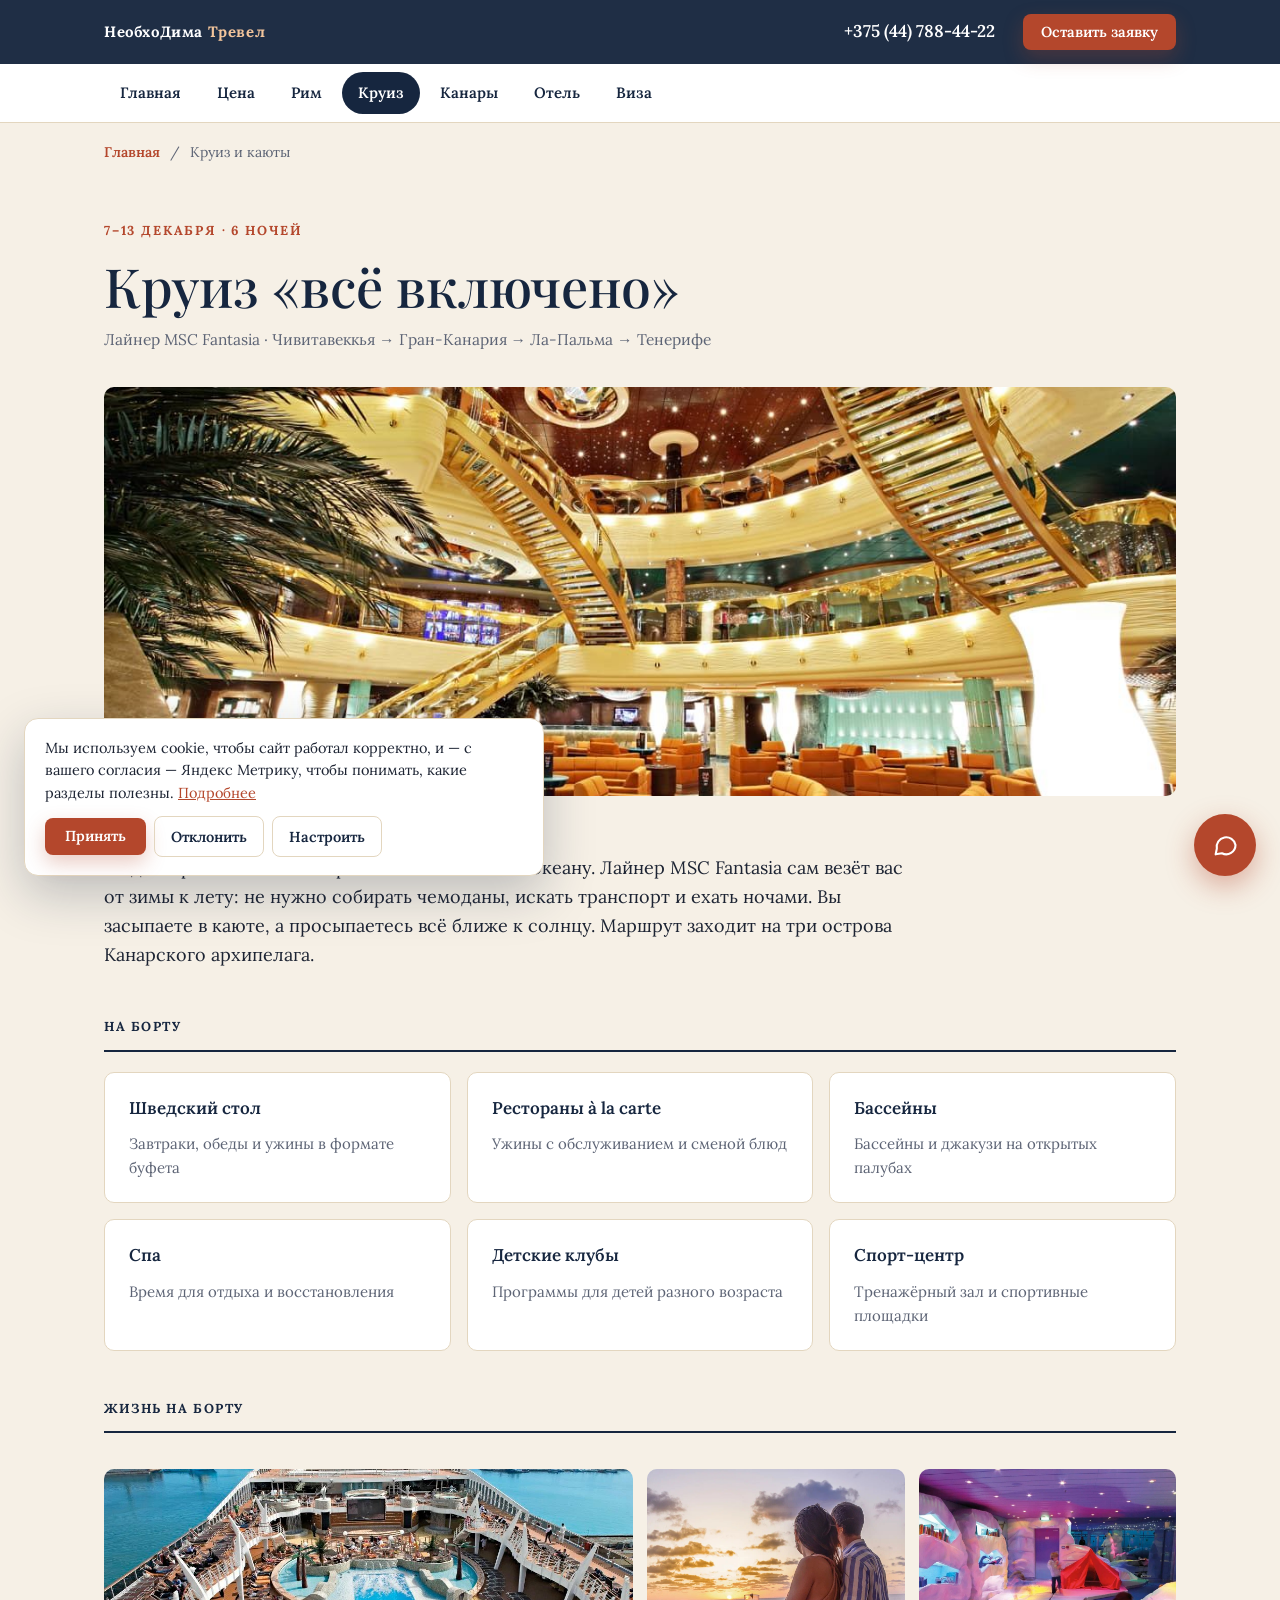
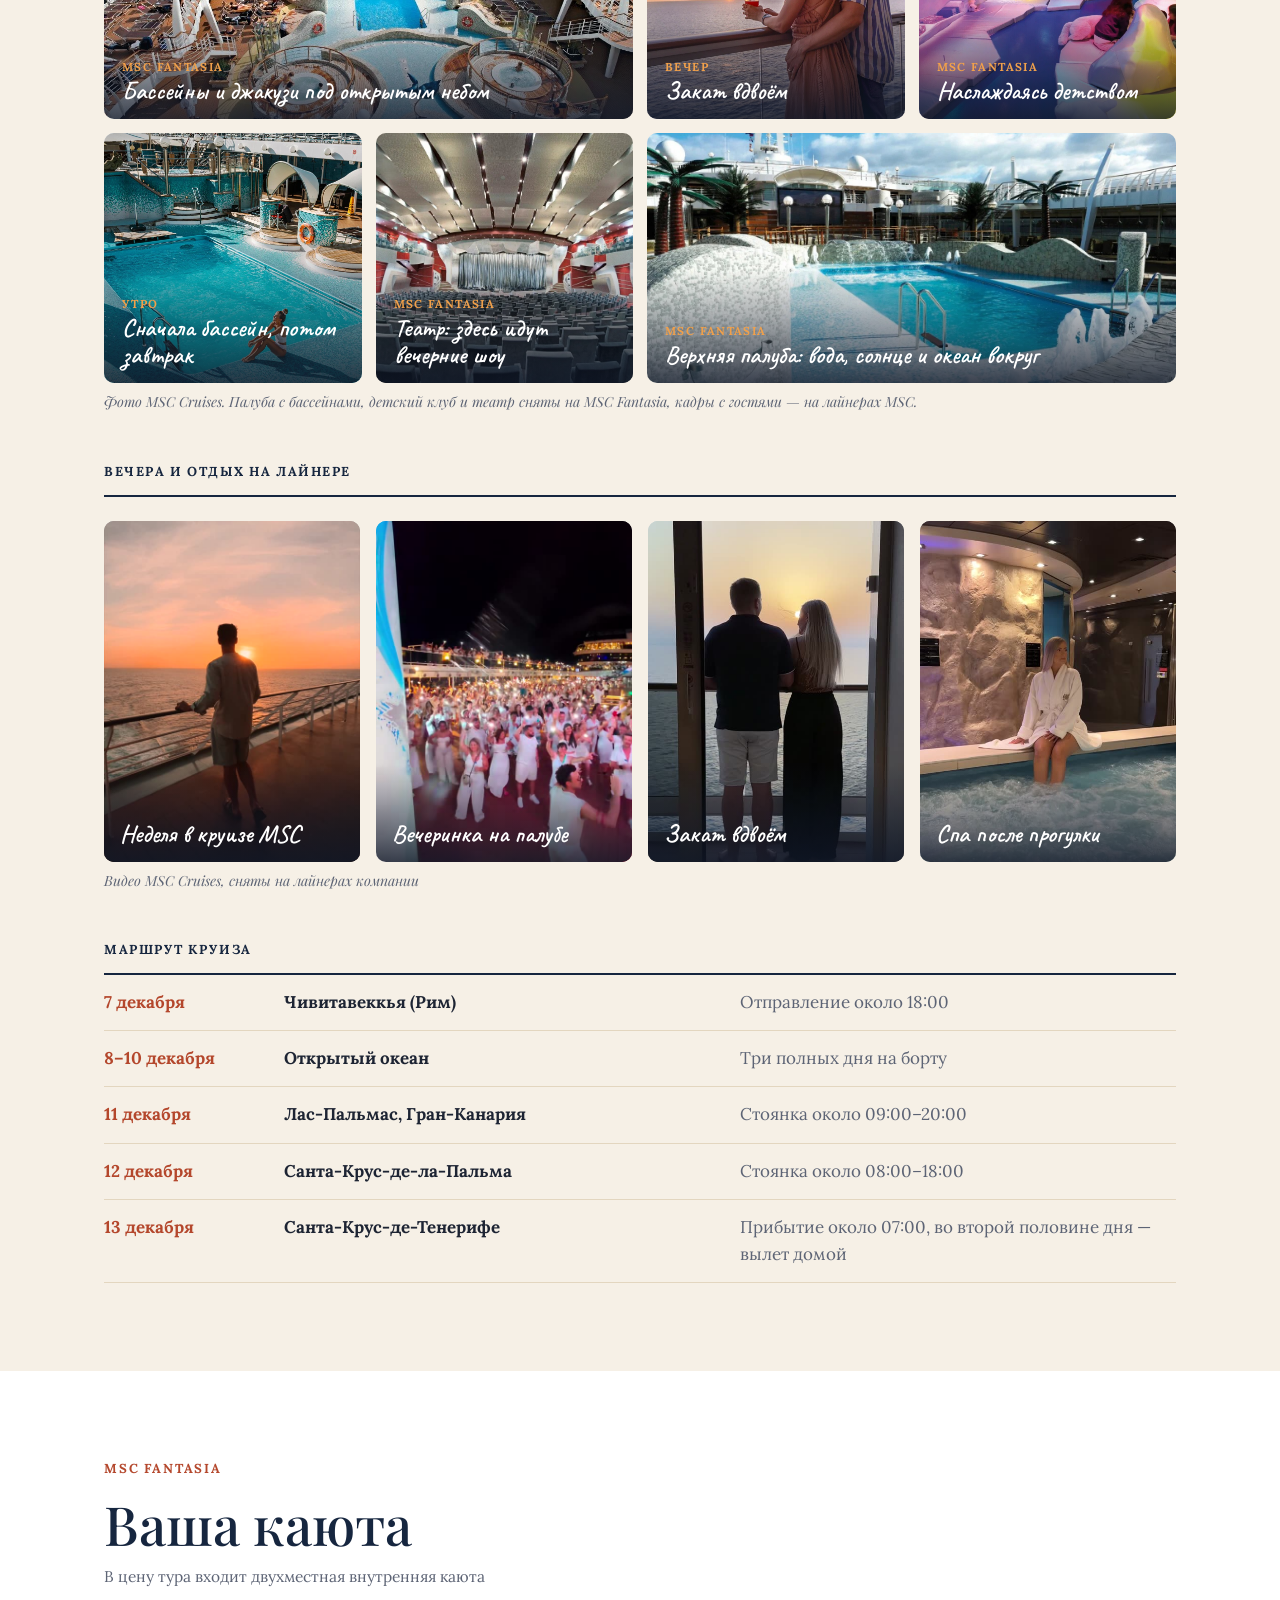
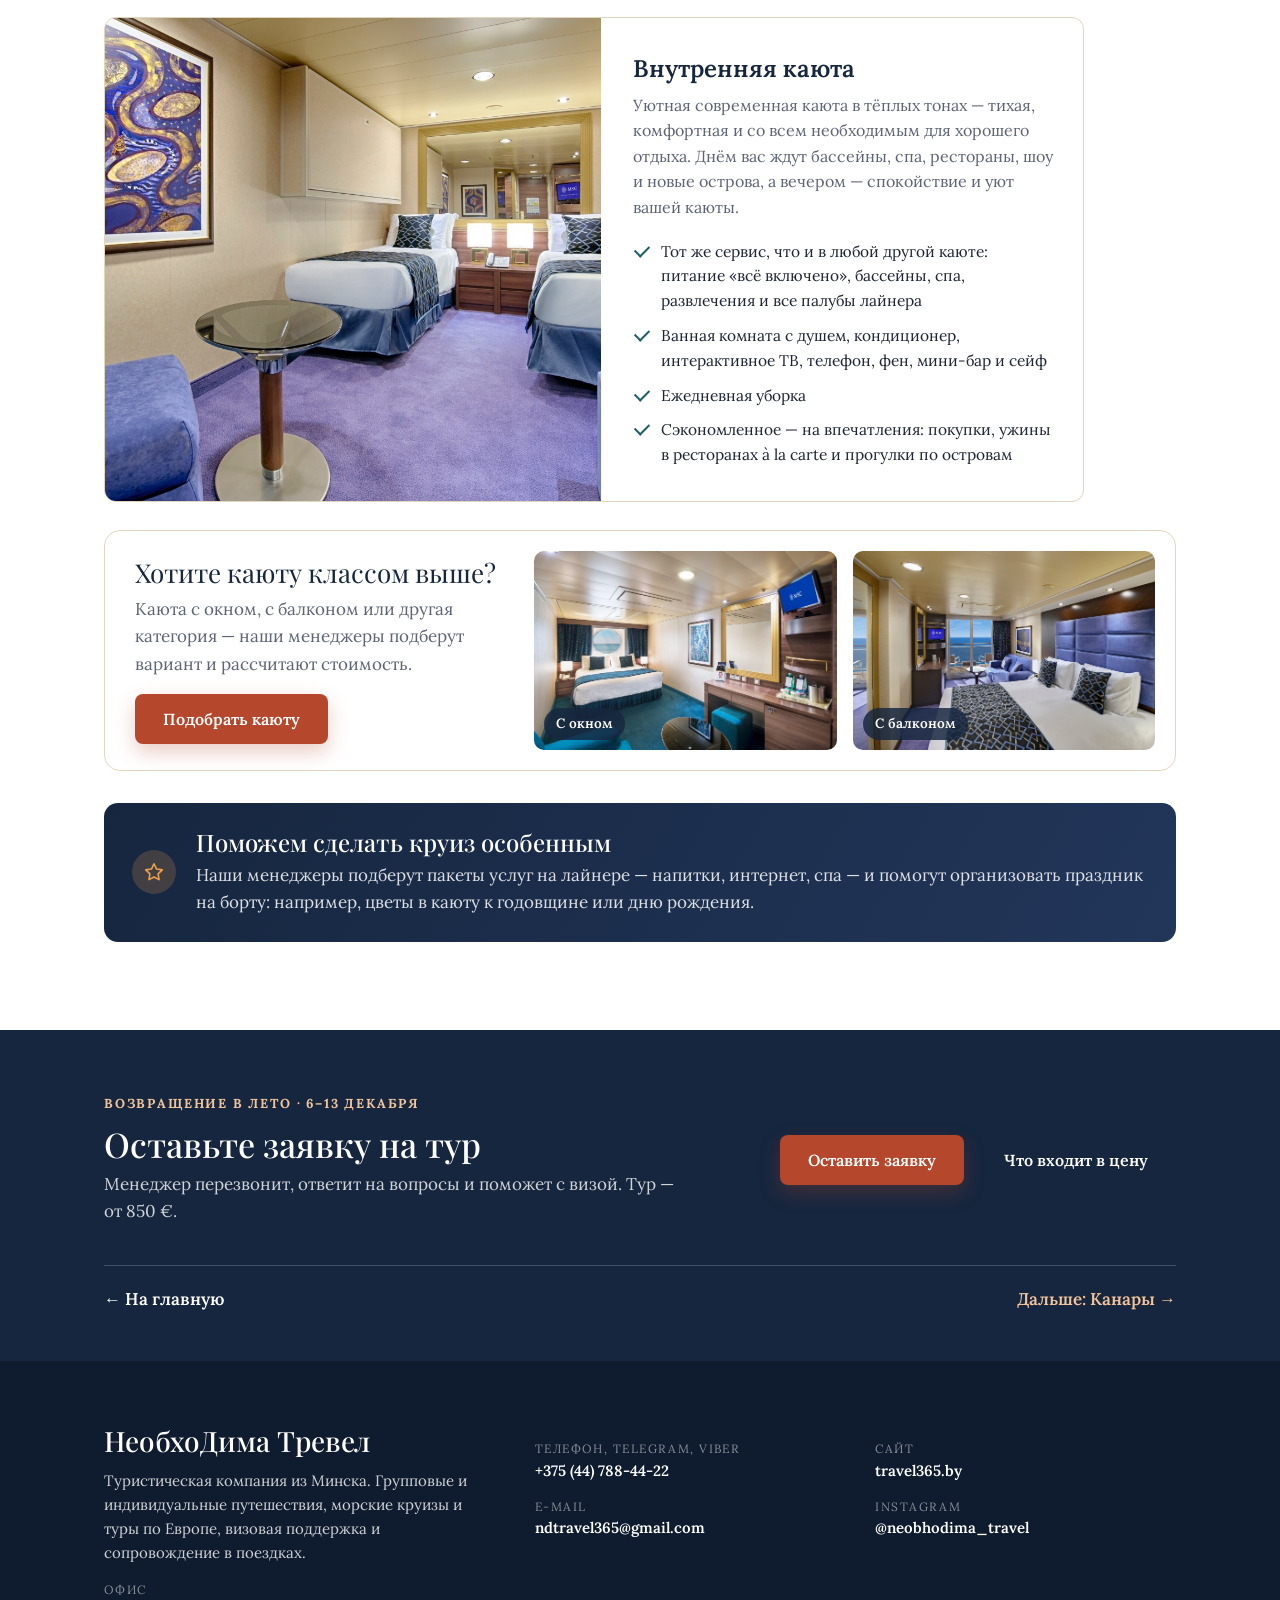
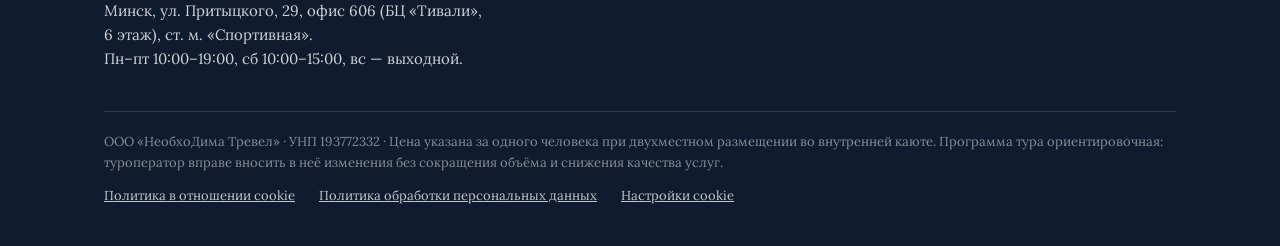
<file: kruiz.html>
<!DOCTYPE html>
<html lang="ru">
<head>
<meta charset="utf-8">
<meta name="viewport" content="width=device-width, initial-scale=1">
<title>Круиз MSC Fantasia и каюты — Возвращение в лето</title>
<meta name="description" content="6 ночей на лайнере MSC Fantasia «всё включено»: что на борту, маршрут круиза и внутренняя каюта.">
<meta property="og:title" content="Круиз MSC Fantasia и каюты — Возвращение в лето">
<meta property="og:description" content="6 ночей на лайнере MSC Fantasia «всё включено»: что на борту, маршрут круиза и каюта.">
<meta property="og:image" content="images/hero-ship.jpg">
<link rel="preconnect" href="https://fonts.googleapis.com">
<link rel="preconnect" href="https://fonts.gstatic.com" crossorigin>
<link href="https://fonts.googleapis.com/css2?family=Playfair+Display:ital,wght@0,500;0,600;1,500&family=Lora:ital,wght@0,400;0,500;0,600;0,700;1,400&family=Caveat:wght@600&display=swap" rel="stylesheet">
<link rel="stylesheet" href="styles.css?v=202610022140">
<script>document.documentElement.className += " js";</script>
<script src="motion.js?v=202610022140" defer></script>
<script src="consent.js?v=202609270038"></script>
</head>
<body>

<!-- Значки (один раз, дальше через <use>) -->
<svg width="0" height="0" style="position:absolute" aria-hidden="true">
  <defs>
    <symbol id="i-plane" viewBox="0 0 24 24" fill="none" stroke="currentColor" stroke-width="1.7" stroke-linecap="round" stroke-linejoin="round"><path d="M3 12 21 4l-5 16-4-7-9-1Z"/><path d="m12 13 9-9"/></symbol>
    <symbol id="i-pin" viewBox="0 0 24 24" fill="none" stroke="currentColor" stroke-width="1.7" stroke-linecap="round" stroke-linejoin="round"><path d="M12 21s7-6.2 7-12a7 7 0 1 0-14 0c0 5.8 7 12 7 12Z"/><circle cx="12" cy="9" r="2.5"/></symbol>
    <symbol id="i-ship" viewBox="0 0 24 24" fill="none" stroke="currentColor" stroke-width="1.7" stroke-linecap="round" stroke-linejoin="round"><path d="M3 15h18l-2.5 4.5h-13Z"/><path d="M6 15V10h12v5"/><path d="M9 10V6h6v4"/></symbol>
    <symbol id="i-road" viewBox="0 0 24 24" fill="none" stroke="currentColor" stroke-width="1.7" stroke-linecap="round"><path d="M8 3 4 21M16 3l4 18M12 4v3M12 11v3M12 18v2"/></symbol>
    <symbol id="i-star" viewBox="0 0 24 24" fill="none" stroke="currentColor" stroke-width="1.7" stroke-linejoin="round"><path d="m12 3 2.8 5.8 6.2.9-4.5 4.4 1 6.2L12 17.4 6.5 20.3l1-6.2L3 9.7l6.2-.9Z"/></symbol>
    <symbol id="i-metro" viewBox="0 0 24 24" fill="none" stroke="currentColor" stroke-width="1.7" stroke-linecap="round" stroke-linejoin="round"><rect x="5" y="3" width="14" height="14" rx="3"/><path d="M5 11h14M9 14h.01M15 14h.01M8 21l2-4M16 21l-2-4"/></symbol>
    <symbol id="i-people" viewBox="0 0 24 24" fill="none" stroke="currentColor" stroke-width="1.7" stroke-linecap="round"><circle cx="9" cy="8" r="3.2"/><path d="M3 20c.5-3.5 3-5.5 6-5.5s5.5 2 6 5.5"/><circle cx="17" cy="9" r="2.5"/><path d="M16.5 14.6c2.4.3 4 2 4.5 5"/></symbol>
    <symbol id="i-doc" viewBox="0 0 24 24" fill="none" stroke="currentColor" stroke-width="1.7" stroke-linecap="round" stroke-linejoin="round"><rect x="5" y="3" width="14" height="18" rx="2"/><circle cx="12" cy="10" r="3"/><path d="M9 16h6"/></symbol>
  </defs>
</svg>

<header class="topbar">
  <div class="wrap">
    <a class="brand" href="index.html">НеобхоДима <span>Тревел</span></a>
    <a class="top-phone" href="tel:+375447884422">+375 (44) 788-44-22</a>
    <a class="btn" href="index.html#zayavka">Оставить заявку</a>
  </div>
  <nav class="tabs" aria-label="Разделы">
    <div class="wrap">
      <a href="index.html">Главная</a>
      <a href="index.html#formaty">Цена</a>
      <a href="rim.html">Рим</a>
      <a href="kruiz.html" aria-current="page">Круиз</a>
      <a href="kanary.html">Канары</a>
      <a href="otely.html">Отель</a>
      <a href="viza.html">Виза</a>
    </div>
  </nav>
</header>

<main>
<div class="crumbs"><div class="wrap"><a href="index.html">Главная</a> <span>/</span> Круиз и каюты</div></div>

<!-- ================= КРУИЗ ================= -->
<section id="kruiz" style="background: var(--cream);">
  <div class="wrap">
    <p class="eyebrow">7–13 декабря · 6 ночей</p>
    <h2>Круиз «всё включено»</h2>
    <p class="lead">Лайнер MSC Fantasia · Чивитавеккья → Гран-Канария → Ла-Пальма → Тенерифе</p>

    <div class="ph wide-photo"><img src="images/fantasia-atrium.jpg" alt="Атриум лайнера MSC Fantasia" loading="lazy"></div>
    <p class="caption">Атриум MSC Fantasia с хрустальными лестницами</p>

    <p class="intro">Из декабрьского Рима — прямиком к пальмам и океану. Лайнер MSC Fantasia сам везёт вас от зимы к лету: не нужно собирать чемоданы, искать транспорт и ехать ночами. Вы засыпаете в каюте, а просыпаетесь всё ближе к солнцу. Маршрут заходит на три острова Канарского архипелага.</p>

    <p class="subhead">На борту</p>
    <div class="cards three onboard">
      <div class="card col"><h4>Шведский стол</h4><p>Завтраки, обеды и ужины в формате буфета</p></div>
      <div class="card col"><h4>Рестораны à la carte</h4><p>Ужины с обслуживанием и сменой блюд</p></div>
      <div class="card col"><h4>Бассейны</h4><p>Бассейны и джакузи на открытых палубах</p></div>
      <div class="card col"><h4>Спа</h4><p>Время для отдыха и восстановления</p></div>
      <div class="card col"><h4>Детские клубы</h4><p>Программы для детей разного возраста</p></div>
      <div class="card col"><h4>Спорт-центр</h4><p>Тренажёрный зал и спортивные площадки</p></div>
    </div>

    <p class="subhead">Жизнь на борту</p>
    <div class="moments">
      <figure class="ph mo wide reveal"><img src="images/msc-pools.jpg" alt="Палуба MSC Fantasia с бассейнами и джакузи, гости на шезлонгах" loading="lazy" style="object-position: center 60%;"><figcaption><span>MSC Fantasia</span>Бассейны и джакузи под открытым небом</figcaption></figure>
      <figure class="ph mo reveal"><img src="images/msc-couple-board.jpg" alt="Пара с коктейлем смотрит на закат с борта лайнера" loading="lazy" style="object-position: center 55%;"><figcaption><span>Вечер</span>Закат вдвоём</figcaption></figure>
      <figure class="ph mo reveal"><img src="images/msc-kids.jpg" alt="Дети играют в детском клубе на MSC Fantasia" loading="lazy"><figcaption><span>MSC Fantasia</span>Наслаждаясь детством</figcaption></figure>
      <figure class="ph mo reveal"><img src="images/msc-girl-pool.jpg" alt="Девушка сидит у края бассейна на палубе лайнера" loading="lazy" style="object-position: center 70%;"><figcaption><span>Утро</span>Сначала бассейн, потом завтрак</figcaption></figure>
      <figure class="ph mo reveal"><img src="images/msc-theatre.jpg" alt="Зрительный зал театра на MSC Fantasia" loading="lazy"><figcaption><span>MSC Fantasia</span>Театр: здесь идут вечерние шоу</figcaption></figure>
      <figure class="ph mo wide reveal"><img src="images/msc-pool.jpg" alt="Бассейн на верхней палубе MSC Fantasia" loading="lazy"><figcaption><span>MSC Fantasia</span>Верхняя палуба: вода, солнце и океан вокруг</figcaption></figure>
    </div>
    <p class="caption">Фото MSC Cruises. Палуба с бассейнами, детский клуб и театр сняты на MSC Fantasia, кадры с гостями — на лайнерах MSC.</p>

    <p class="subhead">Вечера и отдых на лайнере</p>
    <div class="reels">
      <figure class="ph reel reveal"><img src="images/msc-v-canary.jpg" alt="Кадр из видео MSC: круиз к Канарским островам" loading="lazy"><video data-src="video/msc-canary.mp4" poster="images/msc-v-canary.jpg" muted loop playsinline preload="none" aria-hidden="true"></video><figcaption>Неделя в круизе MSC</figcaption></figure>
      <figure class="ph reel reveal"><img src="images/msc-v-party.jpg" alt="Гости лайнера танцуют на палубе во время вечеринки" loading="lazy"><video data-src="video/msc-party.mp4" poster="images/msc-v-party.jpg" muted loop playsinline preload="none" aria-hidden="true"></video><figcaption>Вечеринка на палубе</figcaption></figure>
      <figure class="ph reel reveal"><img src="images/msc-v-couple.jpg" alt="Пара встречает закат у борта лайнера" loading="lazy"><video data-src="video/msc-couple.mp4" poster="images/msc-v-couple.jpg" muted loop playsinline preload="none" aria-hidden="true"></video><figcaption>Закат вдвоём</figcaption></figure>
      <figure class="ph reel reveal"><img src="images/msc-v-spa.jpg" alt="Девушка в халате у бассейна спа-центра" loading="lazy"><video data-src="video/msc-spa.mp4" poster="images/msc-v-spa.jpg" muted loop playsinline preload="none" aria-hidden="true"></video><figcaption>Спа после прогулки</figcaption></figure>
    </div>
    <p class="caption">Видео MSC Cruises, сняты на лайнерах компании</p>

    <p class="subhead">Маршрут круиза</p>
    <div class="table">
      <div class="trow"><b>7 декабря</b><b>Чивитавеккья (Рим)</b><span>Отправление около 18:00</span></div>
      <div class="trow"><b>8–10 декабря</b><b>Открытый океан</b><span>Три полных дня на борту</span></div>
      <div class="trow"><b>11 декабря</b><b>Лас-Пальмас, Гран-Канария</b><span>Стоянка около 09:00–20:00</span></div>
      <div class="trow"><b>12 декабря</b><b>Санта-Крус-де-ла-Пальма</b><span>Стоянка около 08:00–18:00</span></div>
      <div class="trow"><b>13 декабря</b><b>Санта-Крус-де-Тенерифе</b><span>Прибытие около 07:00, во второй половине дня — вылет домой</span></div>
    </div>
  </div>
</section>

<!-- ================= КАЮТА И УСЛУГИ ================= -->
<section id="kayuty" style="background: var(--paper);">
  <div class="wrap">
    <p class="eyebrow">MSC Fantasia</p>
    <h2>Ваша каюта</h2>
    <p class="lead">В цену тура входит двухместная внутренняя каюта</p>
    <div class="cabin-inc big">
      <div class="ph"><img src="images/cabin-inside.jpg" alt="Внутренняя каюта на MSC Fantasia" loading="lazy"></div>
      <div>
        <h4>Внутренняя каюта</h4>
        <p>Уютная современная каюта в тёплых тонах — тихая, комфортная и со всем необходимым для хорошего отдыха. Днём вас ждут бассейны, спа, рестораны, шоу и новые острова, а вечером — спокойствие и уют вашей каюты.</p>
        <ul class="checks">
          <li>Тот же сервис, что и в любой другой каюте: питание «всё включено», бассейны, спа, развлечения и все палубы лайнера</li>
          <li>Ванная комната с душем, кондиционер, интерактивное ТВ, телефон, фен, мини-бар и сейф</li>
          <li>Ежедневная уборка</li>
          <li>Сэкономленное — на впечатления: покупки, ужины в ресторанах à la carte и прогулки по островам</li>
        </ul>
      </div>
    </div>
    <div class="cabin-other">
      <div class="cabin-other-text">
        <p class="cabin-other-title">Хотите каюту классом выше?</p>
        <p>Каюта с окном, с балконом или другая категория — наши менеджеры подберут вариант и рассчитают стоимость.</p>
        <a class="btn" href="index.html#zayavka">Подобрать каюту</a>
      </div>
      <figure class="ph"><img src="images/cabin-window.jpg" alt="Каюта с окном" loading="lazy"><figcaption>С окном</figcaption></figure>
      <figure class="ph"><img src="images/cabin-balcony.jpg" alt="Каюта с балконом" loading="lazy"><figcaption>С балконом</figcaption></figure>
    </div>

    <div class="concierge">
      <span class="ico"><svg><use href="#i-star"/></svg></span>
      <div>
        <h3>Поможем сделать круиз особенным</h3>
        <p>Наши менеджеры подберут пакеты услуг на лайнере — напитки, интернет, спа — и помогут организовать праздник на борту: например, цветы в каюту к годовщине или дню рождения. </p>
      </div>
    </div>
  </div>
</section>

<!-- ================= ДАЛЬШЕ ================= -->
<section class="next-block">
  <div class="wrap">
    <div class="next-cta">
      <div>
        <p class="eyebrow">Возвращение в лето · 6–13 декабря</p>
        <h3>Оставьте заявку на тур</h3>
        <p>Менеджер перезвонит, ответит на вопросы и поможет с визой. Тур — от&nbsp;850&nbsp;€.</p>
      </div>
      <div class="next-actions">
        <a class="btn" href="index.html#zayavka">Оставить заявку</a>
        <a class="btn btn-ghost" href="index.html#formaty">Что входит в цену</a>
      </div>
    </div>
    <div class="next-links">
      <a href="index.html">← На главную</a>
      <a href="kanary.html">Дальше: Канары →</a>
    </div>
  </div>
</section>

</main>

<!-- ================= ПОДВАЛ ================= -->
<footer>
  <div class="wrap">
    <div class="foot-grid">
      <div>
        <h3>НеобхоДима Тревел</h3>
        <p>Туристическая компания из Минска. Групповые и индивидуальные путешествия, морские круизы и туры по Европе, визовая поддержка и сопровождение в поездках.</p>
        <small>Офис</small>
        Минск, ул. Притыцкого, 29, офис 606 (БЦ «Тивали», 6 этаж), ст. м. «Спортивная».<br>
        Пн–пт 10:00–19:00, сб 10:00–15:00, вс — выходной.
      </div>
      <div>
        <small>Телефон, Telegram, Viber</small>
        <a href="tel:+375447884422">+375 (44) 788-44-22</a>
        <small>E-mail</small>
        <a href="mailto:ndtravel365@gmail.com">ndtravel365@gmail.com</a>
      </div>
      <div>
        <small>Сайт</small>
        <a href="https://travel365.by" target="_blank" rel="noopener">travel365.by</a>
        <small>Instagram</small>
        <a href="https://instagram.com/neobhodima_travel" target="_blank" rel="noopener">@neobhodima_travel</a>
      </div>
    </div>
    <div class="legal">ООО «НеобхоДима Тревел» · УНП 193772332 · Цена указана за одного человека при двухместном размещении во внутренней каюте. Программа тура ориентировочная: туроператор вправе вносить в неё изменения без сокращения объёма и снижения качества услуг.</div>
    <div class="legal-links"><a href="politika-cookie.html">Политика в отношении cookie</a><a href="https://travel365.by/turistam/politika-konfidentsialnosti/" target="_blank" rel="noopener">Политика обработки персональных данных</a><a href="#" data-cookie-settings>Настройки cookie</a></div>
  </div>
</footer>

<details class="fab">
  <summary aria-label="Связаться с нами">
    <svg viewBox="0 0 24 24" fill="none" stroke="currentColor" stroke-width="1.8" stroke-linecap="round" stroke-linejoin="round"><path d="M21 12a8 8 0 0 1-11.6 7.1L4 20l1-4.9A8 8 0 1 1 21 12Z"/></svg>
  </summary>
  <div class="fab-panel">
    <b>Есть вопрос о туре?</b>
    <a href="https://t.me/+375447884422" target="_blank" rel="noopener">Написать в Telegram</a>
    <a href="viber://chat?number=%2B375447884422">Написать в Viber</a>
    <a href="tel:+375447884422">Позвонить: +375 (44) 788-44-22</a>
  </div>
</details>

<div class="mobile-cta">
  <a href="tel:+375447884422">Позвонить</a>
  <a href="index.html#zayavka">Оставить заявку</a>
</div>

<script>
  // Цели Метрики (идентификаторы — как в настройках целей)
  (function () {
    var ID = 113061341;
    function goal(name) { if (typeof ym === "function") ym(ID, "reachGoal", name); }
    document.addEventListener("click", function (e) {
      var el = e.target.closest && e.target.closest("a[href], [data-plan]");
      if (!el) return;
      if (el.hasAttribute("data-plan")) { goal("format_choose"); return; }
      var h = el.getAttribute("href");
      if (h.indexOf("tel:") === 0) goal("phone_click");
      else if (h.indexOf("t.me/") > -1) goal("telegram_click");
      else if (h.indexOf("viber:") === 0) goal("viber_click");
    });
  })();
</script>
</body>
</html>
</file>
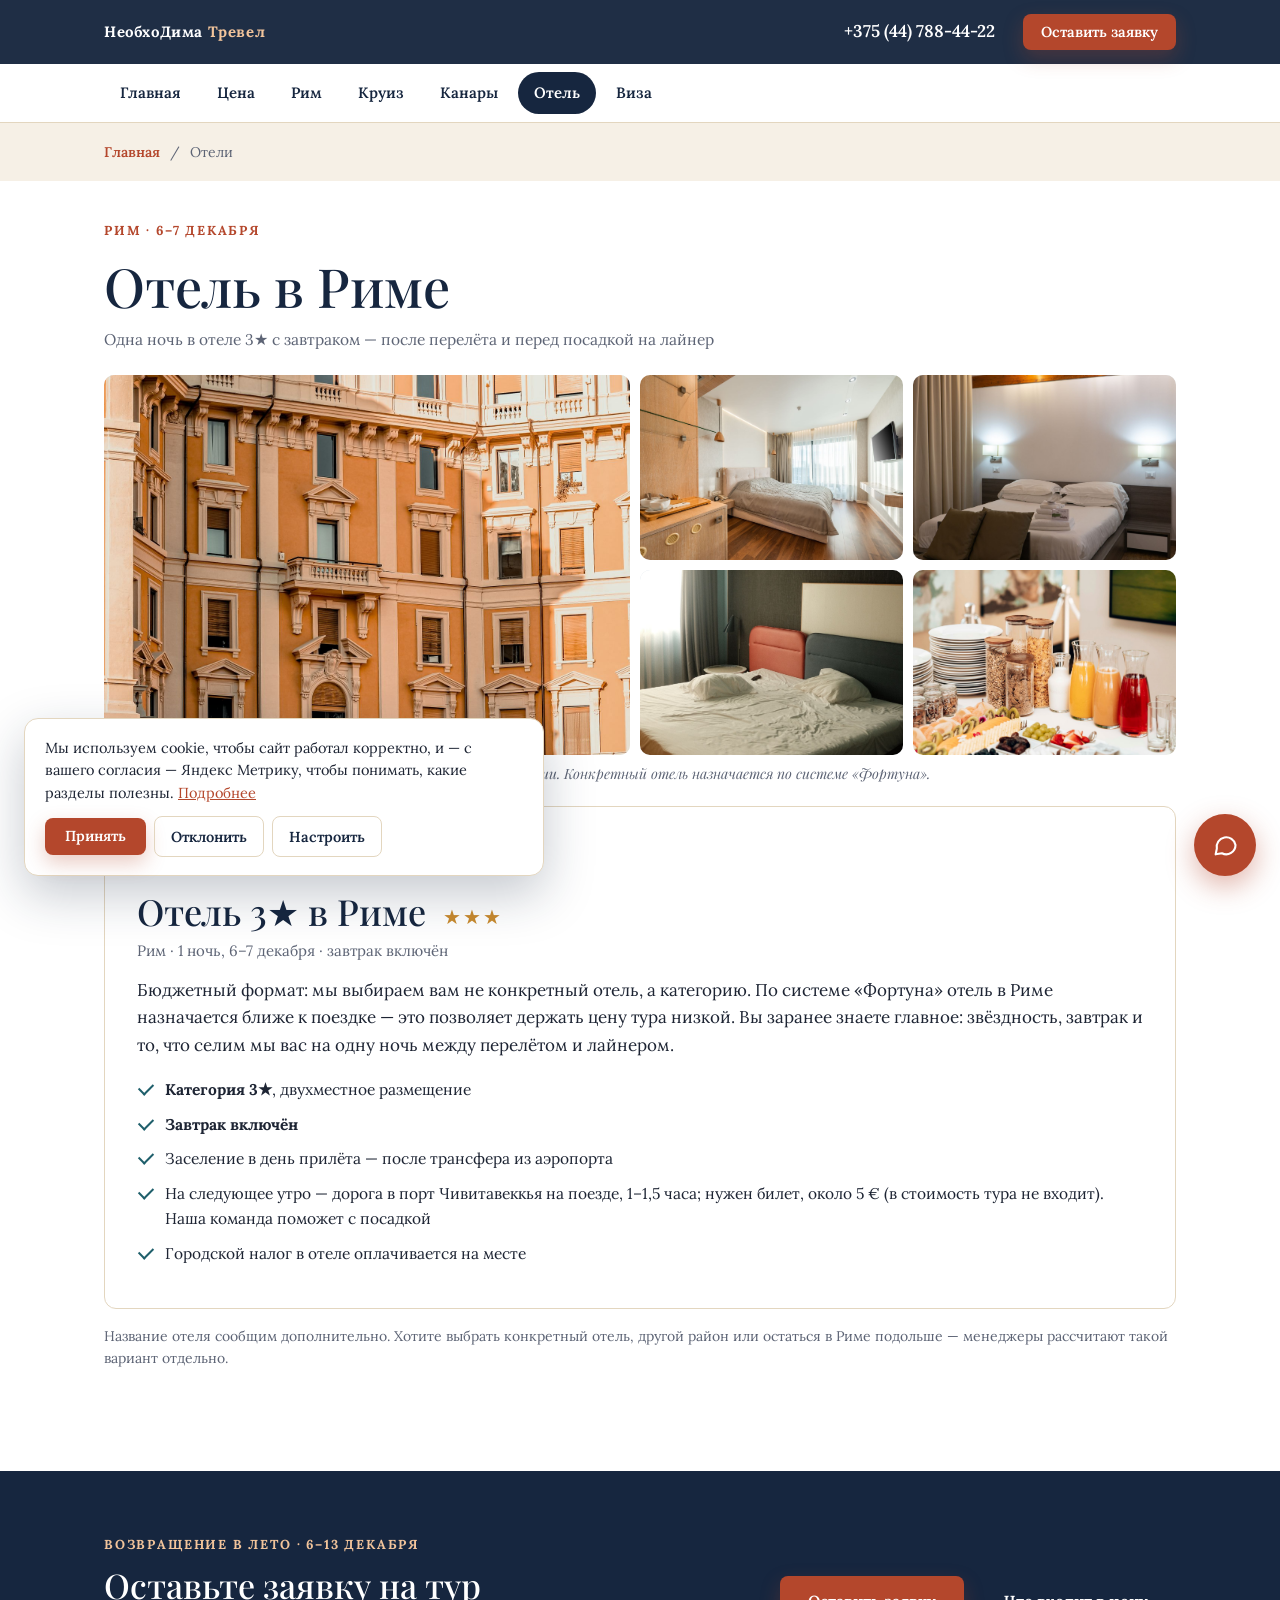
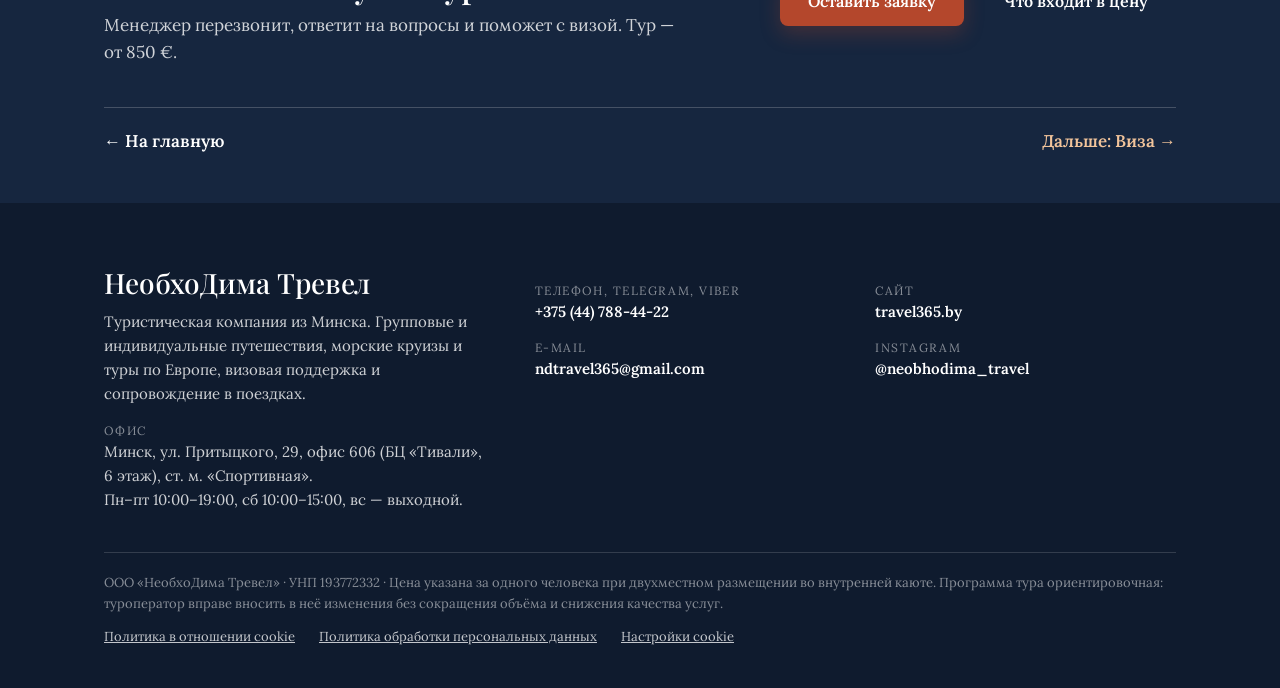
<file: otely.html>
<!DOCTYPE html>
<html lang="ru">
<head>
<meta charset="utf-8">
<meta name="viewport" content="width=device-width, initial-scale=1">
<title>Отель в Риме — Возвращение в лето</title>
<meta name="description" content="Где живём в Риме: отель 3★ с завтраком по системе «Фортуна», одна ночь перед посадкой на лайнер MSC Fantasia.">
<meta property="og:title" content="Отель в Риме — Возвращение в лето">
<meta property="og:description" content="Отель 3★ с завтраком в Риме, одна ночь перед круизом.">
<meta property="og:image" content="images/hero-ship.jpg">
<link rel="preconnect" href="https://fonts.googleapis.com">
<link rel="preconnect" href="https://fonts.gstatic.com" crossorigin>
<link href="https://fonts.googleapis.com/css2?family=Playfair+Display:ital,wght@0,500;0,600;1,500&family=Lora:ital,wght@0,400;0,500;0,600;0,700;1,400&display=swap" rel="stylesheet">
<link rel="stylesheet" href="styles.css?v=202609270038">
<script src="consent.js?v=202609270038"></script>
</head>
<body>

<!-- Значки (один раз, дальше через <use>) -->
<svg width="0" height="0" style="position:absolute" aria-hidden="true">
  <defs>
    <symbol id="i-plane" viewBox="0 0 24 24" fill="none" stroke="currentColor" stroke-width="1.7" stroke-linecap="round" stroke-linejoin="round"><path d="M3 12 21 4l-5 16-4-7-9-1Z"/><path d="m12 13 9-9"/></symbol>
    <symbol id="i-pin" viewBox="0 0 24 24" fill="none" stroke="currentColor" stroke-width="1.7" stroke-linecap="round" stroke-linejoin="round"><path d="M12 21s7-6.2 7-12a7 7 0 1 0-14 0c0 5.8 7 12 7 12Z"/><circle cx="12" cy="9" r="2.5"/></symbol>
    <symbol id="i-ship" viewBox="0 0 24 24" fill="none" stroke="currentColor" stroke-width="1.7" stroke-linecap="round" stroke-linejoin="round"><path d="M3 15h18l-2.5 4.5h-13Z"/><path d="M6 15V10h12v5"/><path d="M9 10V6h6v4"/></symbol>
    <symbol id="i-road" viewBox="0 0 24 24" fill="none" stroke="currentColor" stroke-width="1.7" stroke-linecap="round"><path d="M8 3 4 21M16 3l4 18M12 4v3M12 11v3M12 18v2"/></symbol>
    <symbol id="i-star" viewBox="0 0 24 24" fill="none" stroke="currentColor" stroke-width="1.7" stroke-linejoin="round"><path d="m12 3 2.8 5.8 6.2.9-4.5 4.4 1 6.2L12 17.4 6.5 20.3l1-6.2L3 9.7l6.2-.9Z"/></symbol>
    <symbol id="i-metro" viewBox="0 0 24 24" fill="none" stroke="currentColor" stroke-width="1.7" stroke-linecap="round" stroke-linejoin="round"><rect x="5" y="3" width="14" height="14" rx="3"/><path d="M5 11h14M9 14h.01M15 14h.01M8 21l2-4M16 21l-2-4"/></symbol>
    <symbol id="i-people" viewBox="0 0 24 24" fill="none" stroke="currentColor" stroke-width="1.7" stroke-linecap="round"><circle cx="9" cy="8" r="3.2"/><path d="M3 20c.5-3.5 3-5.5 6-5.5s5.5 2 6 5.5"/><circle cx="17" cy="9" r="2.5"/><path d="M16.5 14.6c2.4.3 4 2 4.5 5"/></symbol>
    <symbol id="i-doc" viewBox="0 0 24 24" fill="none" stroke="currentColor" stroke-width="1.7" stroke-linecap="round" stroke-linejoin="round"><rect x="5" y="3" width="14" height="18" rx="2"/><circle cx="12" cy="10" r="3"/><path d="M9 16h6"/></symbol>
  </defs>
</svg>

<header class="topbar">
  <div class="wrap">
    <a class="brand" href="index.html">НеобхоДима <span>Тревел</span></a>
    <a class="top-phone" href="tel:+375447884422">+375 (44) 788-44-22</a>
    <a class="btn" href="index.html#zayavka">Оставить заявку</a>
  </div>
  <nav class="tabs" aria-label="Разделы">
    <div class="wrap">
      <a href="index.html">Главная</a>
      <a href="index.html#formaty">Цена</a>
      <a href="rim.html">Рим</a>
      <a href="kruiz.html">Круиз</a>
      <a href="kanary.html">Канары</a>
      <a href="otely.html" aria-current="page">Отель</a>
      <a href="viza.html">Виза</a>
    </div>
  </nav>
</header>

<main>
<div class="crumbs"><div class="wrap"><a href="index.html">Главная</a> <span>/</span> Отели</div></div>

<!-- ================= ОТЕЛЬ В РИМЕ ================= -->
<section id="rim-otel" style="background: var(--paper);">
  <div class="wrap">
    <p class="eyebrow">Рим · 6–7 декабря</p>
    <h2>Отель в Риме</h2>
    <p class="lead">Одна ночь в отеле 3★ с завтраком — после перелёта и перед посадкой на лайнер</p>
    <div class="gallery">
      <div class="ph"><img src="images/hotel-budget-facade.jpg" alt="Фасад римского дома в тёплом свете" loading="lazy" style="object-position: center 55%;"></div>
      <div class="ph"><img src="images/hotel-budget-room-1.jpg" alt="Светлый двухместный номер" loading="lazy"></div>
      <div class="ph"><img src="images/hotel-budget-room-2.jpg" alt="Уютный номер с деревянными балками" loading="lazy" style="object-position: center 60%;"></div>
      <div class="ph"><img src="images/hotel-budget-room-3.jpg" alt="Номер в современном стиле" loading="lazy" style="object-position: center 60%;"></div>
      <div class="ph"><img src="images/hotel-budget-breakfast.jpg" alt="Завтрак: соки, хлопья и фрукты" loading="lazy"></div>
    </div>
    <p class="caption">Фотографии иллюстративные: так выглядят отели этой категории. Конкретный отель назначается по системе «Фортуна».</p>
    <div class="hotel">
      <span class="hotel-tag">Отель назначается по системе «Фортуна»</span>
      <h3>Отель 3★ в Риме <span class="stars" aria-label="3 звезды">★★★</span></h3>
      <div class="hotel-meta">Рим · 1 ночь, 6–7 декабря · завтрак включён</div>
      <p>Бюджетный формат: мы выбираем вам не конкретный отель, а категорию. По системе «Фортуна» отель в Риме назначается ближе к поездке — это позволяет держать цену тура низкой. Вы заранее знаете главное: звёздность, завтрак и то, что селим мы вас на одну ночь между перелётом и лайнером.</p>
      <ul class="checks">
        <li><b>Категория 3★</b>, двухместное размещение</li>
        <li><b>Завтрак включён</b></li>
        <li>Заселение в день прилёта — после трансфера из аэропорта</li>
        <li>На следующее утро — дорога в порт Чивитавеккья на поезде, 1–1,5 часа; нужен билет, около 5 € (в стоимость тура не входит). Наша команда поможет с посадкой</li>
        <li>Городской налог в отеле оплачивается на месте</li>
      </ul>
    </div>
    <p class="note">Название отеля сообщим дополнительно. Хотите выбрать конкретный отель, другой район или остаться в Риме подольше — менеджеры рассчитают такой вариант отдельно.</p>
  </div>
</section>

<!-- ================= ДАЛЬШЕ ================= -->
<section class="next-block">
  <div class="wrap">
    <div class="next-cta">
      <div>
        <p class="eyebrow">Возвращение в лето · 6–13 декабря</p>
        <h3>Оставьте заявку на тур</h3>
        <p>Менеджер перезвонит, ответит на вопросы и поможет с визой. Тур — от&nbsp;850&nbsp;€.</p>
      </div>
      <div class="next-actions">
        <a class="btn" href="index.html#zayavka">Оставить заявку</a>
        <a class="btn btn-ghost" href="index.html#formaty">Что входит в цену</a>
      </div>
    </div>
    <div class="next-links">
      <a href="index.html">← На главную</a>
      <a href="viza.html">Дальше: Виза →</a>
    </div>
  </div>
</section>

</main>

<!-- ================= ПОДВАЛ ================= -->
<footer>
  <div class="wrap">
    <div class="foot-grid">
      <div>
        <h3>НеобхоДима Тревел</h3>
        <p>Туристическая компания из Минска. Групповые и индивидуальные путешествия, морские круизы и туры по Европе, визовая поддержка и сопровождение в поездках.</p>
        <small>Офис</small>
        Минск, ул. Притыцкого, 29, офис 606 (БЦ «Тивали», 6 этаж), ст. м. «Спортивная».<br>
        Пн–пт 10:00–19:00, сб 10:00–15:00, вс — выходной.
      </div>
      <div>
        <small>Телефон, Telegram, Viber</small>
        <a href="tel:+375447884422">+375 (44) 788-44-22</a>
        <small>E-mail</small>
        <a href="mailto:ndtravel365@gmail.com">ndtravel365@gmail.com</a>
      </div>
      <div>
        <small>Сайт</small>
        <a href="https://travel365.by" target="_blank" rel="noopener">travel365.by</a>
        <small>Instagram</small>
        <a href="https://instagram.com/neobhodima_travel" target="_blank" rel="noopener">@neobhodima_travel</a>
      </div>
    </div>
    <div class="legal">ООО «НеобхоДима Тревел» · УНП 193772332 · Цена указана за одного человека при двухместном размещении во внутренней каюте. Программа тура ориентировочная: туроператор вправе вносить в неё изменения без сокращения объёма и снижения качества услуг.</div>
    <div class="legal-links"><a href="politika-cookie.html">Политика в отношении cookie</a><a href="https://travel365.by/turistam/politika-konfidentsialnosti/" target="_blank" rel="noopener">Политика обработки персональных данных</a><a href="#" data-cookie-settings>Настройки cookie</a></div>
  </div>
</footer>

<details class="fab">
  <summary aria-label="Связаться с нами">
    <svg viewBox="0 0 24 24" fill="none" stroke="currentColor" stroke-width="1.8" stroke-linecap="round" stroke-linejoin="round"><path d="M21 12a8 8 0 0 1-11.6 7.1L4 20l1-4.9A8 8 0 1 1 21 12Z"/></svg>
  </summary>
  <div class="fab-panel">
    <b>Есть вопрос о туре?</b>
    <a href="https://t.me/+375447884422" target="_blank" rel="noopener">Написать в Telegram</a>
    <a href="viber://chat?number=%2B375447884422">Написать в Viber</a>
    <a href="tel:+375447884422">Позвонить: +375 (44) 788-44-22</a>
  </div>
</details>

<div class="mobile-cta">
  <a href="tel:+375447884422">Позвонить</a>
  <a href="index.html#zayavka">Оставить заявку</a>
</div>

<script>
  // Цели Метрики (идентификаторы — как в настройках целей)
  (function () {
    var ID = 113061341;
    function goal(name) { if (typeof ym === "function") ym(ID, "reachGoal", name); }
    document.addEventListener("click", function (e) {
      var el = e.target.closest && e.target.closest("a[href], [data-plan]");
      if (!el) return;
      if (el.hasAttribute("data-plan")) { goal("format_choose"); return; }
      var h = el.getAttribute("href");
      if (h.indexOf("tel:") === 0) goal("phone_click");
      else if (h.indexOf("t.me/") > -1) goal("telegram_click");
      else if (h.indexOf("viber:") === 0) goal("viber_click");
    });
  })();
</script>
</body>
</html>
</file>
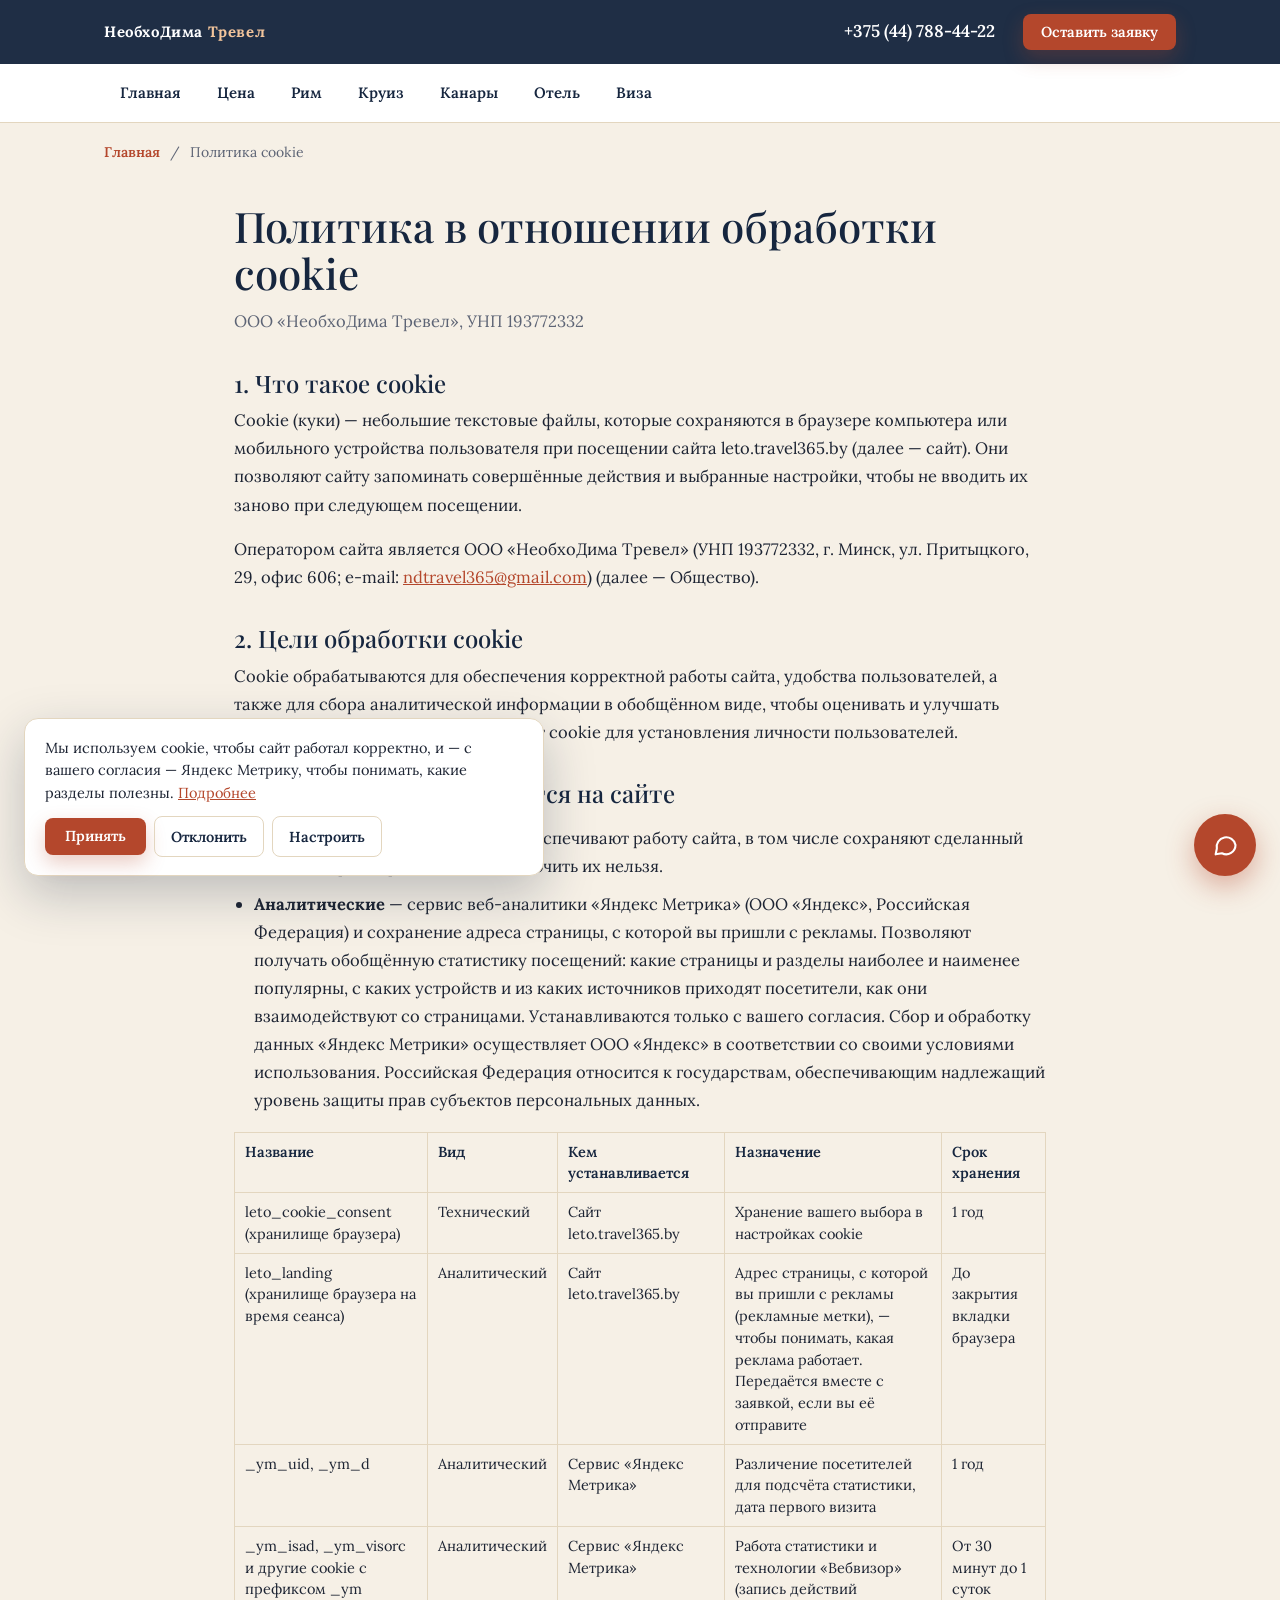
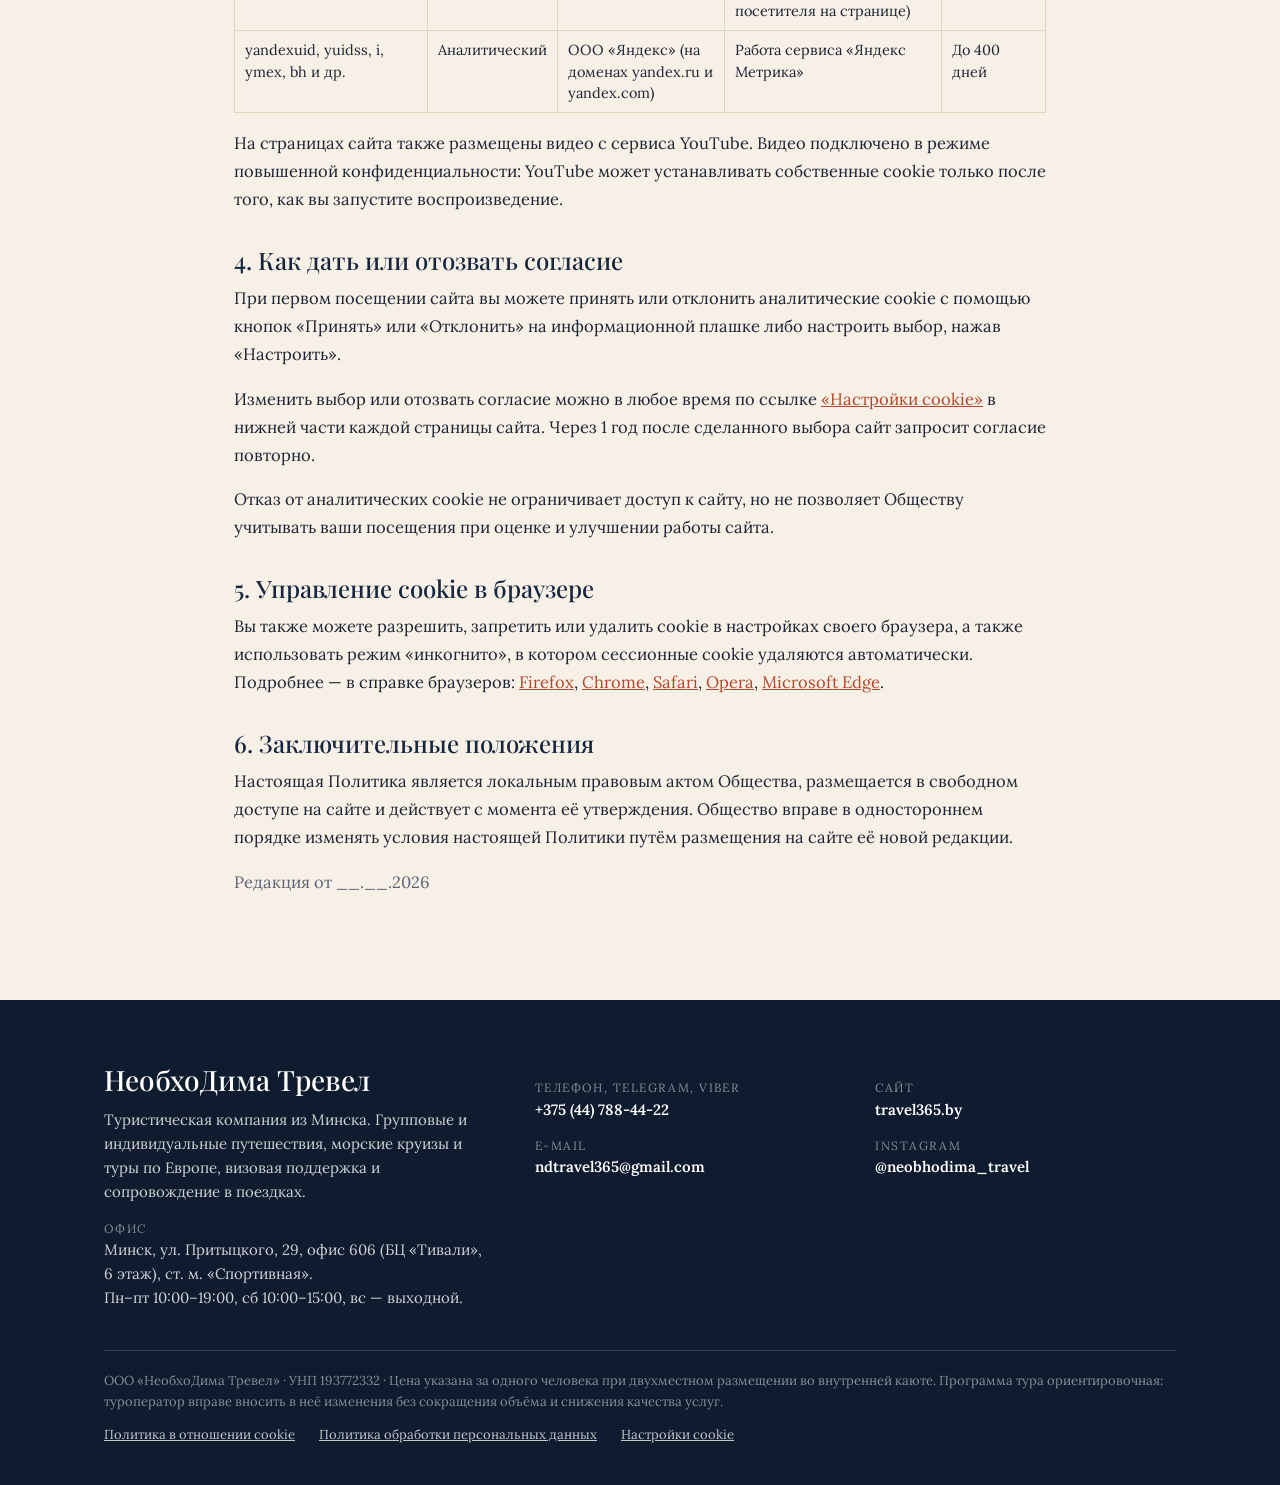
<file: politika-cookie.html>
<!DOCTYPE html>
<html lang="ru">
<head>
<meta charset="utf-8">
<meta name="viewport" content="width=device-width, initial-scale=1">
<title>Политика в отношении обработки cookie — НеобхоДима Тревел</title>
<meta name="description" content="Какие cookie использует сайт тура «Возвращение в лето» и как управлять согласием.">
<meta property="og:title" content="Политика в отношении обработки cookie">
<meta property="og:description" content="Какие cookie использует сайт и как управлять согласием.">
<meta property="og:image" content="images/hero-ship.jpg">
<link rel="preconnect" href="https://fonts.googleapis.com">
<link rel="preconnect" href="https://fonts.gstatic.com" crossorigin>
<link href="https://fonts.googleapis.com/css2?family=Playfair+Display:ital,wght@0,500;0,600;1,500&family=Lora:ital,wght@0,400;0,500;0,600;0,700;1,400&display=swap" rel="stylesheet">
<link rel="stylesheet" href="styles.css?v=202609270038">
<script src="consent.js?v=202609270038"></script>
</head>
<body>

<!-- Значки (один раз, дальше через <use>) -->
<svg width="0" height="0" style="position:absolute" aria-hidden="true">
  <defs>
    <symbol id="i-plane" viewBox="0 0 24 24" fill="none" stroke="currentColor" stroke-width="1.7" stroke-linecap="round" stroke-linejoin="round"><path d="M3 12 21 4l-5 16-4-7-9-1Z"/><path d="m12 13 9-9"/></symbol>
    <symbol id="i-pin" viewBox="0 0 24 24" fill="none" stroke="currentColor" stroke-width="1.7" stroke-linecap="round" stroke-linejoin="round"><path d="M12 21s7-6.2 7-12a7 7 0 1 0-14 0c0 5.8 7 12 7 12Z"/><circle cx="12" cy="9" r="2.5"/></symbol>
    <symbol id="i-ship" viewBox="0 0 24 24" fill="none" stroke="currentColor" stroke-width="1.7" stroke-linecap="round" stroke-linejoin="round"><path d="M3 15h18l-2.5 4.5h-13Z"/><path d="M6 15V10h12v5"/><path d="M9 10V6h6v4"/></symbol>
    <symbol id="i-road" viewBox="0 0 24 24" fill="none" stroke="currentColor" stroke-width="1.7" stroke-linecap="round"><path d="M8 3 4 21M16 3l4 18M12 4v3M12 11v3M12 18v2"/></symbol>
    <symbol id="i-star" viewBox="0 0 24 24" fill="none" stroke="currentColor" stroke-width="1.7" stroke-linejoin="round"><path d="m12 3 2.8 5.8 6.2.9-4.5 4.4 1 6.2L12 17.4 6.5 20.3l1-6.2L3 9.7l6.2-.9Z"/></symbol>
    <symbol id="i-metro" viewBox="0 0 24 24" fill="none" stroke="currentColor" stroke-width="1.7" stroke-linecap="round" stroke-linejoin="round"><rect x="5" y="3" width="14" height="14" rx="3"/><path d="M5 11h14M9 14h.01M15 14h.01M8 21l2-4M16 21l-2-4"/></symbol>
    <symbol id="i-people" viewBox="0 0 24 24" fill="none" stroke="currentColor" stroke-width="1.7" stroke-linecap="round"><circle cx="9" cy="8" r="3.2"/><path d="M3 20c.5-3.5 3-5.5 6-5.5s5.5 2 6 5.5"/><circle cx="17" cy="9" r="2.5"/><path d="M16.5 14.6c2.4.3 4 2 4.5 5"/></symbol>
    <symbol id="i-doc" viewBox="0 0 24 24" fill="none" stroke="currentColor" stroke-width="1.7" stroke-linecap="round" stroke-linejoin="round"><rect x="5" y="3" width="14" height="18" rx="2"/><circle cx="12" cy="10" r="3"/><path d="M9 16h6"/></symbol>
  </defs>
</svg>

<header class="topbar">
  <div class="wrap">
    <a class="brand" href="index.html">НеобхоДима <span>Тревел</span></a>
    <a class="top-phone" href="tel:+375447884422">+375 (44) 788-44-22</a>
    <a class="btn" href="index.html#zayavka">Оставить заявку</a>
  </div>
  <nav class="tabs" aria-label="Разделы">
    <div class="wrap">
      <a href="index.html">Главная</a>
      <a href="index.html#formaty">Цена</a>
      <a href="rim.html">Рим</a>
      <a href="kruiz.html">Круиз</a>
      <a href="kanary.html">Канары</a>
      <a href="otely.html">Отель</a>
      <a href="viza.html">Виза</a>
    </div>
  </nav>
</header>

<main>
<div class="crumbs"><div class="wrap"><a href="index.html">Главная</a> <span>/</span> Политика cookie</div></div>

<section class="policy">
  <div class="wrap">
    <h1>Политика в отношении обработки cookie</h1>
    <p class="lead">ООО «НеобхоДима Тревел», УНП 193772332</p>

    <h2>1. Что такое cookie</h2>
    <p>Cookie (куки) — небольшие текстовые файлы, которые сохраняются в браузере компьютера или мобильного устройства пользователя при посещении сайта leto.travel365.by (далее — сайт). Они позволяют сайту запоминать совершённые действия и выбранные настройки, чтобы не вводить их заново при следующем посещении.</p>
    <p>Оператором сайта является ООО «НеобхоДима Тревел» (УНП 193772332, г. Минск, ул. Притыцкого, 29, офис 606; e-mail: <a href="mailto:ndtravel365@gmail.com">ndtravel365@gmail.com</a>) (далее — Общество).</p>

    <h2>2. Цели обработки cookie</h2>
    <p>Cookie обрабатываются для обеспечения корректной работы сайта, удобства пользователей, а также для сбора аналитической информации в обобщённом виде, чтобы оценивать и улучшать работу сайта. Общество не использует cookie для установления личности пользователей.</p>

    <h2>3. Какие cookie используются на сайте</h2>
    <ul>
      <li><b>Технические (обязательные)</b> — обеспечивают работу сайта, в том числе сохраняют сделанный вами выбор настроек cookie. Отключить их нельзя.</li>
      <li><b>Аналитические</b> — сервис веб-аналитики «Яндекс Метрика» (ООО «Яндекс», Российская Федерация) и сохранение адреса страницы, с которой вы пришли с рекламы. Позволяют получать обобщённую статистику посещений: какие страницы и разделы наиболее и наименее популярны, с каких устройств и из каких источников приходят посетители, как они взаимодействуют со страницами. Устанавливаются только с вашего согласия. Сбор и обработку данных «Яндекс Метрики» осуществляет ООО «Яндекс» в соответствии со своими условиями использования. Российская Федерация относится к государствам, обеспечивающим надлежащий уровень защиты прав субъектов персональных данных.</li>
    </ul>
    <div class="table-scroll"><table class="cookie-table">
      <tr><th>Название</th><th>Вид</th><th>Кем устанавливается</th><th>Назначение</th><th>Срок хранения</th></tr>
      <tr><td>leto_cookie_consent (хранилище браузера)</td><td>Технический</td><td>Сайт leto.travel365.by</td><td>Хранение вашего выбора в настройках cookie</td><td>1 год</td></tr>
      <tr><td>leto_landing (хранилище браузера на время сеанса)</td><td>Аналитический</td><td>Сайт leto.travel365.by</td><td>Адрес страницы, с которой вы пришли с рекламы (рекламные метки), — чтобы понимать, какая реклама работает. Передаётся вместе с заявкой, если вы её отправите</td><td>До закрытия вкладки браузера</td></tr>
      <tr><td>_ym_uid, _ym_d</td><td>Аналитический</td><td>Сервис «Яндекс Метрика»</td><td>Различение посетителей для подсчёта статистики, дата первого визита</td><td>1 год</td></tr>
      <tr><td>_ym_isad, _ym_visorc и другие cookie с префиксом _ym</td><td>Аналитический</td><td>Сервис «Яндекс Метрика»</td><td>Работа статистики и технологии «Вебвизор» (запись действий посетителя на странице)</td><td>От 30 минут до 1 суток</td></tr>
      <tr><td>yandexuid, yuidss, i, ymex, bh и др.</td><td>Аналитический</td><td>ООО «Яндекс» (на доменах yandex.ru и yandex.com)</td><td>Работа сервиса «Яндекс Метрика»</td><td>До 400 дней</td></tr>
    </table></div>
    <p>На страницах сайта также размещены видео с сервиса YouTube. Видео подключено в режиме повышенной конфиденциальности: YouTube может устанавливать собственные cookie только после того, как вы запустите воспроизведение.</p>

    <h2>4. Как дать или отозвать согласие</h2>
    <p>При первом посещении сайта вы можете принять или отклонить аналитические cookie с помощью кнопок «Принять» или «Отклонить» на информационной плашке либо настроить выбор, нажав «Настроить».</p>
    <p>Изменить выбор или отозвать согласие можно в любое время по ссылке <a href="#" data-cookie-settings>«Настройки cookie»</a> в нижней части каждой страницы сайта. Через 1 год после сделанного выбора сайт запросит согласие повторно.</p>
    <p>Отказ от аналитических cookie не ограничивает доступ к сайту, но не позволяет Обществу учитывать ваши посещения при оценке и улучшении работы сайта.</p>

    <h2>5. Управление cookie в браузере</h2>
    <p>Вы также можете разрешить, запретить или удалить cookie в настройках своего браузера, а также использовать режим «инкогнито», в котором сессионные cookie удаляются автоматически. Подробнее — в справке браузеров:
      <a href="https://support.mozilla.org/ru/kb/udalenie-kukov-dlya-udaleniya-informacii-kotoruyu-" target="_blank" rel="noopener">Firefox</a>,
      <a href="https://support.google.com/chrome/answer/95647?hl=ru" target="_blank" rel="noopener">Chrome</a>,
      <a href="https://support.apple.com/ru-ru/guide/safari/sfri11471/mac" target="_blank" rel="noopener">Safari</a>,
      <a href="https://help.opera.com/ru/latest/web-preferences/#cookies" target="_blank" rel="noopener">Opera</a>,
      <a href="https://support.microsoft.com/ru-ru/microsoft-edge/удаление-файлов-cookie-в-microsoft-edge-63947406-40ac-c3b8-57b9-2a946a29ae09" target="_blank" rel="noopener">Microsoft Edge</a>.</p>

    <h2>6. Заключительные положения</h2>
    <p>Настоящая Политика является локальным правовым актом Общества, размещается в свободном доступе на сайте и действует с момента её утверждения. Общество вправе в одностороннем порядке изменять условия настоящей Политики путём размещения на сайте её новой редакции.</p>
    <p class="note">Редакция от __.__.2026</p>
  </div>
</section>

</main>


<!-- ================= ПОДВАЛ ================= -->
<footer>
  <div class="wrap">
    <div class="foot-grid">
      <div>
        <h3>НеобхоДима Тревел</h3>
        <p>Туристическая компания из Минска. Групповые и индивидуальные путешествия, морские круизы и туры по Европе, визовая поддержка и сопровождение в поездках.</p>
        <small>Офис</small>
        Минск, ул. Притыцкого, 29, офис 606 (БЦ «Тивали», 6 этаж), ст. м. «Спортивная».<br>
        Пн–пт 10:00–19:00, сб 10:00–15:00, вс — выходной.
      </div>
      <div>
        <small>Телефон, Telegram, Viber</small>
        <a href="tel:+375447884422">+375 (44) 788-44-22</a>
        <small>E-mail</small>
        <a href="mailto:ndtravel365@gmail.com">ndtravel365@gmail.com</a>
      </div>
      <div>
        <small>Сайт</small>
        <a href="https://travel365.by" target="_blank" rel="noopener">travel365.by</a>
        <small>Instagram</small>
        <a href="https://instagram.com/neobhodima_travel" target="_blank" rel="noopener">@neobhodima_travel</a>
      </div>
    </div>
    <div class="legal">ООО «НеобхоДима Тревел» · УНП 193772332 · Цена указана за одного человека при двухместном размещении во внутренней каюте. Программа тура ориентировочная: туроператор вправе вносить в неё изменения без сокращения объёма и снижения качества услуг.</div>
    <div class="legal-links"><a href="politika-cookie.html">Политика в отношении cookie</a><a href="https://travel365.by/turistam/politika-konfidentsialnosti/" target="_blank" rel="noopener">Политика обработки персональных данных</a><a href="#" data-cookie-settings>Настройки cookie</a></div>
  </div>
</footer>

<details class="fab">
  <summary aria-label="Связаться с нами">
    <svg viewBox="0 0 24 24" fill="none" stroke="currentColor" stroke-width="1.8" stroke-linecap="round" stroke-linejoin="round"><path d="M21 12a8 8 0 0 1-11.6 7.1L4 20l1-4.9A8 8 0 1 1 21 12Z"/></svg>
  </summary>
  <div class="fab-panel">
    <b>Есть вопрос о туре?</b>
    <a href="https://t.me/+375447884422" target="_blank" rel="noopener">Написать в Telegram</a>
    <a href="viber://chat?number=%2B375447884422">Написать в Viber</a>
    <a href="tel:+375447884422">Позвонить: +375 (44) 788-44-22</a>
  </div>
</details>

<div class="mobile-cta">
  <a href="tel:+375447884422">Позвонить</a>
  <a href="index.html#zayavka">Оставить заявку</a>
</div>

<script>
  // Цели Метрики (идентификаторы — как в настройках целей)
  (function () {
    var ID = 113061341;
    function goal(name) { if (typeof ym === "function") ym(ID, "reachGoal", name); }
    // Страница, с которой человек пришёл с рекламы (с UTM-метками), — запоминаем на весь визит
    try {
      if (/[?&](utm_|yclid=)/.test(location.search) && !sessionStorage.getItem("leto_landing")) {
        sessionStorage.setItem("leto_landing", location.href);
      }
    } catch (e) {}
    document.addEventListener("click", function (e) {
      var el = e.target.closest && e.target.closest("a[href], [data-plan]");
      if (!el) return;
      if (el.hasAttribute("data-plan")) { goal("format_choose"); return; }
      var h = el.getAttribute("href");
      if (h.indexOf("tel:") === 0) goal("phone_click");
      else if (h.indexOf("t.me/") > -1) goal("telegram_click");
      else if (h.indexOf("viber:") === 0) goal("viber_click");
    });
  })();
</script>
</body>
</html>
</file>
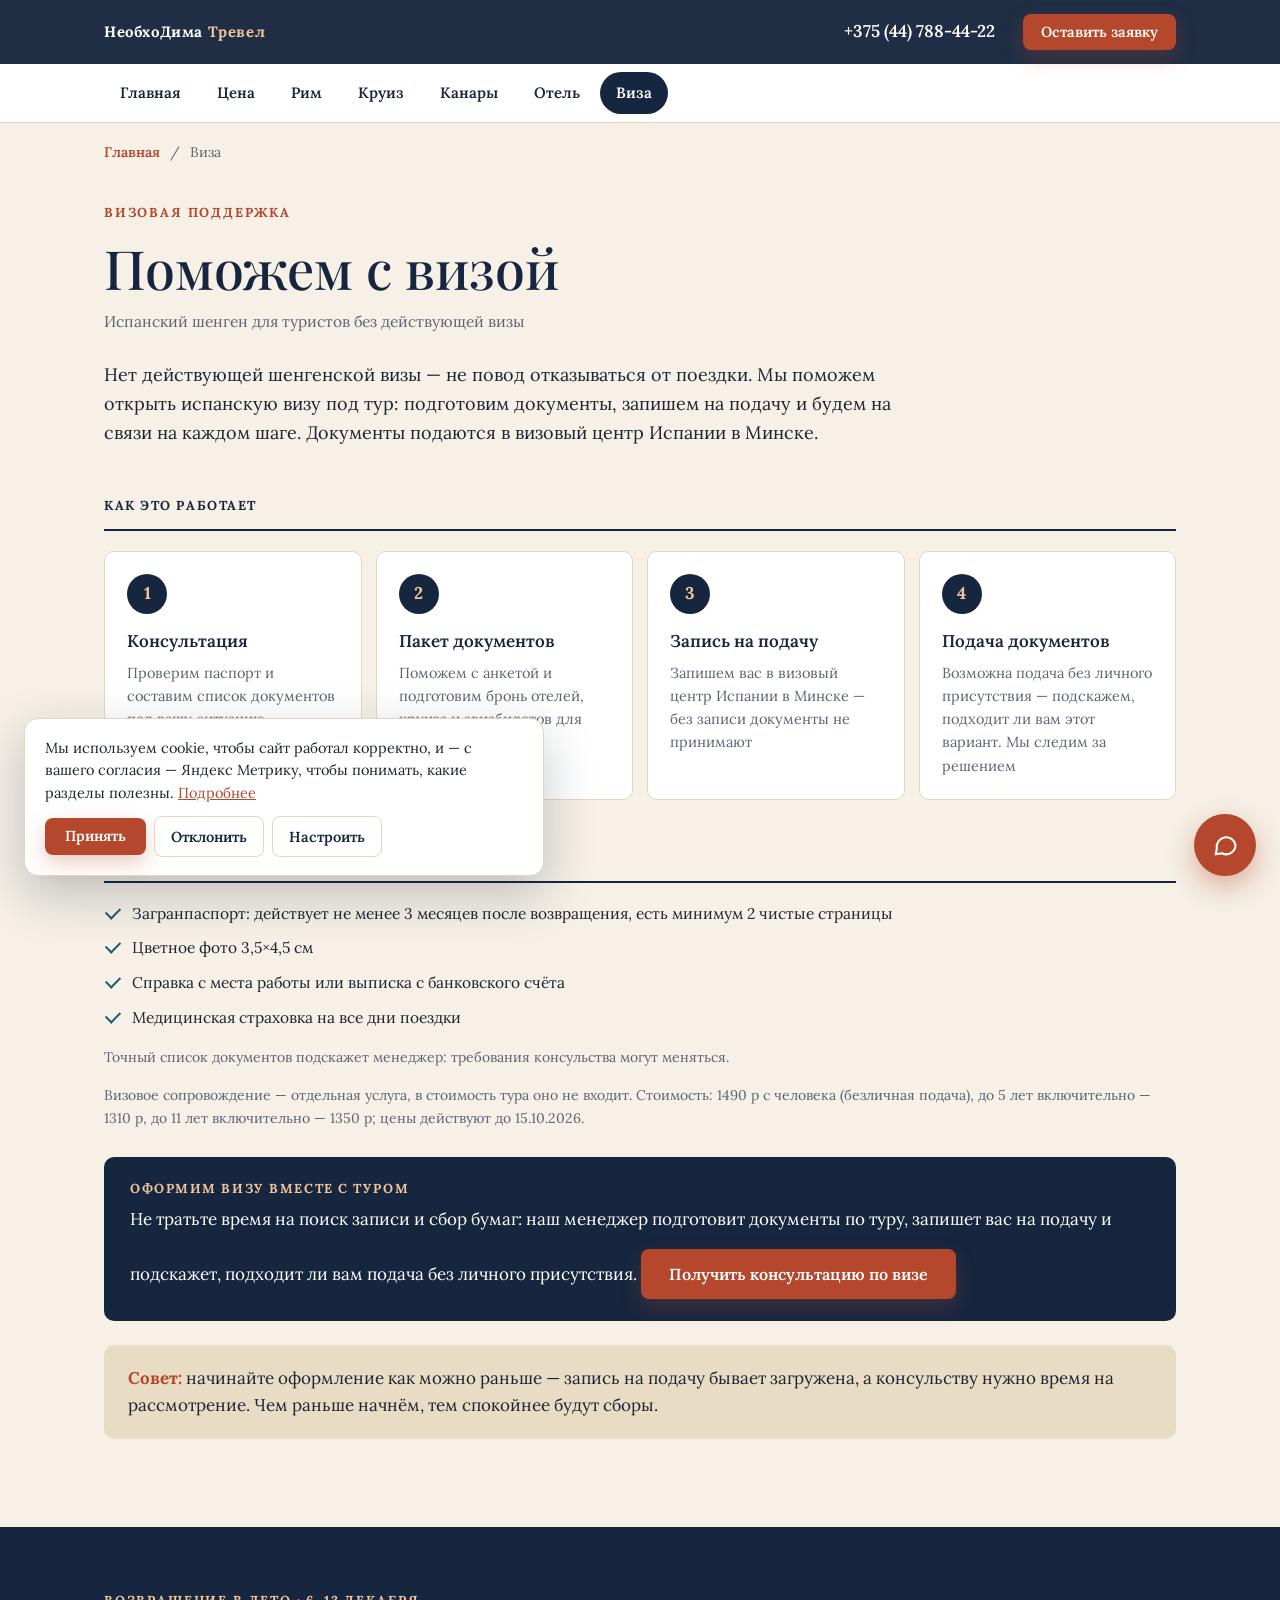
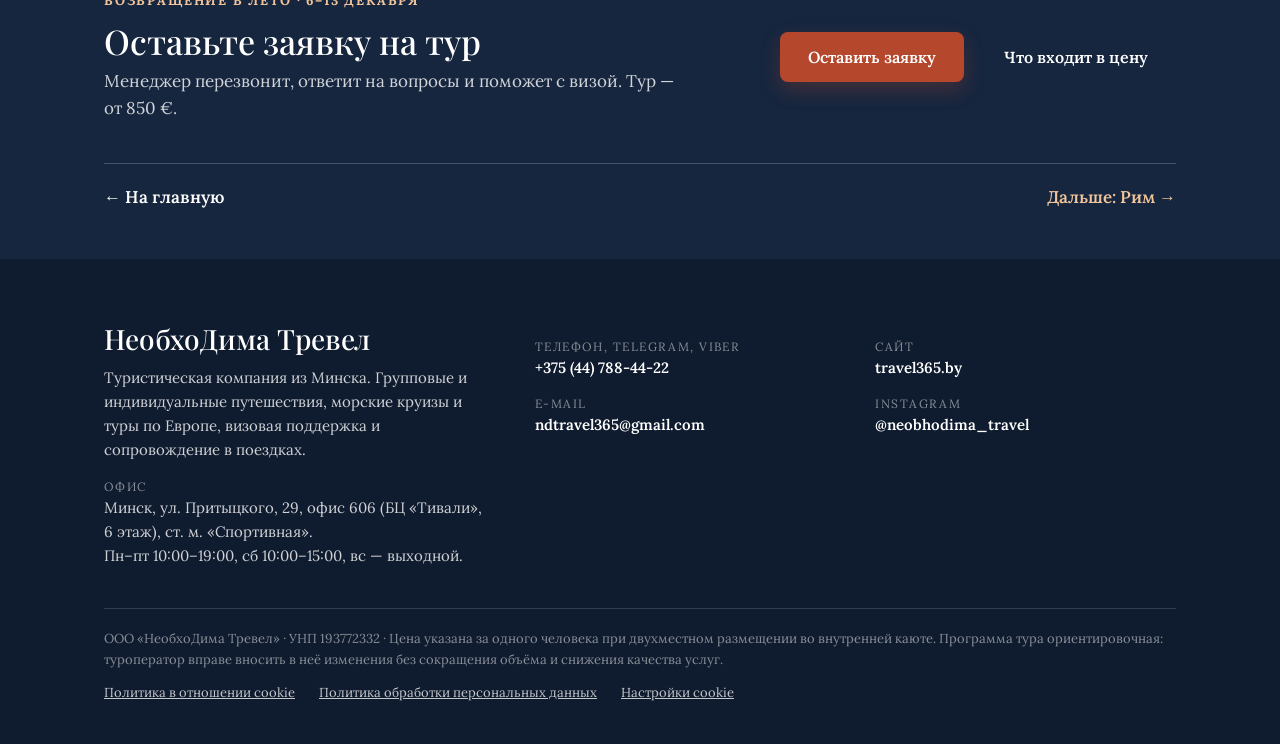
<file: viza.html>
<!DOCTYPE html>
<html lang="ru">
<head>
<meta charset="utf-8">
<meta name="viewport" content="width=device-width, initial-scale=1">
<title>Виза в Испанию — Возвращение в лето</title>
<meta name="description" content="Поможем оформить испанский шенген: 4 шага, список документов, визовый центр в Минске.">
<meta property="og:title" content="Виза в Испанию — Возвращение в лето">
<meta property="og:description" content="Поможем оформить испанский шенген: 4 шага, список документов, визовый центр в Минске.">
<meta property="og:image" content="images/hero-ship.jpg">
<link rel="preconnect" href="https://fonts.googleapis.com">
<link rel="preconnect" href="https://fonts.gstatic.com" crossorigin>
<link href="https://fonts.googleapis.com/css2?family=Playfair+Display:ital,wght@0,500;0,600;1,500&family=Lora:ital,wght@0,400;0,500;0,600;0,700;1,400&display=swap" rel="stylesheet">
<link rel="stylesheet" href="styles.css?v=202609270038">
<script src="consent.js?v=202609270038"></script>
</head>
<body>

<!-- Значки (один раз, дальше через <use>) -->
<svg width="0" height="0" style="position:absolute" aria-hidden="true">
  <defs>
    <symbol id="i-plane" viewBox="0 0 24 24" fill="none" stroke="currentColor" stroke-width="1.7" stroke-linecap="round" stroke-linejoin="round"><path d="M3 12 21 4l-5 16-4-7-9-1Z"/><path d="m12 13 9-9"/></symbol>
    <symbol id="i-pin" viewBox="0 0 24 24" fill="none" stroke="currentColor" stroke-width="1.7" stroke-linecap="round" stroke-linejoin="round"><path d="M12 21s7-6.2 7-12a7 7 0 1 0-14 0c0 5.8 7 12 7 12Z"/><circle cx="12" cy="9" r="2.5"/></symbol>
    <symbol id="i-ship" viewBox="0 0 24 24" fill="none" stroke="currentColor" stroke-width="1.7" stroke-linecap="round" stroke-linejoin="round"><path d="M3 15h18l-2.5 4.5h-13Z"/><path d="M6 15V10h12v5"/><path d="M9 10V6h6v4"/></symbol>
    <symbol id="i-road" viewBox="0 0 24 24" fill="none" stroke="currentColor" stroke-width="1.7" stroke-linecap="round"><path d="M8 3 4 21M16 3l4 18M12 4v3M12 11v3M12 18v2"/></symbol>
    <symbol id="i-star" viewBox="0 0 24 24" fill="none" stroke="currentColor" stroke-width="1.7" stroke-linejoin="round"><path d="m12 3 2.8 5.8 6.2.9-4.5 4.4 1 6.2L12 17.4 6.5 20.3l1-6.2L3 9.7l6.2-.9Z"/></symbol>
    <symbol id="i-metro" viewBox="0 0 24 24" fill="none" stroke="currentColor" stroke-width="1.7" stroke-linecap="round" stroke-linejoin="round"><rect x="5" y="3" width="14" height="14" rx="3"/><path d="M5 11h14M9 14h.01M15 14h.01M8 21l2-4M16 21l-2-4"/></symbol>
    <symbol id="i-people" viewBox="0 0 24 24" fill="none" stroke="currentColor" stroke-width="1.7" stroke-linecap="round"><circle cx="9" cy="8" r="3.2"/><path d="M3 20c.5-3.5 3-5.5 6-5.5s5.5 2 6 5.5"/><circle cx="17" cy="9" r="2.5"/><path d="M16.5 14.6c2.4.3 4 2 4.5 5"/></symbol>
    <symbol id="i-doc" viewBox="0 0 24 24" fill="none" stroke="currentColor" stroke-width="1.7" stroke-linecap="round" stroke-linejoin="round"><rect x="5" y="3" width="14" height="18" rx="2"/><circle cx="12" cy="10" r="3"/><path d="M9 16h6"/></symbol>
  </defs>
</svg>

<header class="topbar">
  <div class="wrap">
    <a class="brand" href="index.html">НеобхоДима <span>Тревел</span></a>
    <a class="top-phone" href="tel:+375447884422">+375 (44) 788-44-22</a>
    <a class="btn" href="index.html#zayavka">Оставить заявку</a>
  </div>
  <nav class="tabs" aria-label="Разделы">
    <div class="wrap">
      <a href="index.html">Главная</a>
      <a href="index.html#formaty">Цена</a>
      <a href="rim.html">Рим</a>
      <a href="kruiz.html">Круиз</a>
      <a href="kanary.html">Канары</a>
      <a href="otely.html">Отель</a>
      <a href="viza.html" aria-current="page">Виза</a>
    </div>
  </nav>
</header>

<main>
<div class="crumbs"><div class="wrap"><a href="index.html">Главная</a> <span>/</span> Виза</div></div>

<!-- ================= ВИЗА ================= -->
<section id="viza">
  <div class="wrap">
    <p class="eyebrow">Визовая поддержка</p>
    <h2>Поможем с визой</h2>
    <p class="lead">Испанский шенген для туристов без действующей визы</p>
    <p class="intro">Нет действующей шенгенской визы — не повод отказываться от поездки. Мы поможем открыть испанскую визу под тур: подготовим документы, запишем на подачу и будем на связи на каждом шаге. Документы подаются в визовый центр Испании в Минске.</p>

    <p class="subhead">Как это работает</p>
    <div class="steps">
      <div class="step"><i>1</i><h4>Консультация</h4><p>Проверим паспорт и составим список документов под вашу ситуацию</p></div>
      <div class="step"><i>2</i><h4>Пакет документов</h4><p>Поможем с анкетой и подготовим бронь отелей, круиза и авиабилетов для консульства</p></div>
      <div class="step"><i>3</i><h4>Запись на подачу</h4><p>Запишем вас в визовый центр Испании в Минске — без записи документы не принимают</p></div>
      <div class="step"><i>4</i><h4>Подача документов</h4><p>Возможна подача без личного присутствия — подскажем, подходит ли вам этот вариант. Мы следим за решением</p></div>
    </div>

    <p class="subhead">Что понадобится от вас</p>
    <ul class="checks">
      <li>Загранпаспорт: действует не менее 3 месяцев после возвращения, есть минимум 2 чистые страницы</li>
      <li>Цветное фото 3,5×4,5 см</li>
      <li>Справка с места работы или выписка с банковского счёта</li>
      <li>Медицинская страховка на все дни поездки</li>
    </ul>
    <p class="note">Точный список документов подскажет менеджер: требования консульства могут меняться.</p>

    <p class="note">Визовое сопровождение — отдельная услуга, в стоимость тура оно не входит. Стоимость: 1490 р с человека (безличная подача), до 5 лет включительно — 1310 р, до 11 лет включительно — 1350 р; цены действуют до 15.10.2026.</p>

    <div class="visa-center">
      <b>Оформим визу вместе с туром</b>
      Не тратьте время на поиск записи и сбор бумаг: наш менеджер подготовит документы по туру, запишет вас на подачу и подскажет, подходит ли вам подача без личного присутствия.
      <a class="btn" href="index.html#zayavka" style="margin-top:16px">Получить консультацию по визе</a>
    </div>
    <div class="callout"><b>Совет:</b> начинайте оформление как можно раньше — запись на подачу бывает загружена, а консульству нужно время на рассмотрение. Чем раньше начнём, тем спокойнее будут сборы.</div>
  </div>
</section>


<!-- ================= ДАЛЬШЕ ================= -->
<section class="next-block">
  <div class="wrap">
    <div class="next-cta">
      <div>
        <p class="eyebrow">Возвращение в лето · 6–13 декабря</p>
        <h3>Оставьте заявку на тур</h3>
        <p>Менеджер перезвонит, ответит на вопросы и поможет с визой. Тур — от&nbsp;850&nbsp;€.</p>
      </div>
      <div class="next-actions">
        <a class="btn" href="index.html#zayavka">Оставить заявку</a>
        <a class="btn btn-ghost" href="index.html#formaty">Что входит в цену</a>
      </div>
    </div>
    <div class="next-links">
      <a href="index.html">← На главную</a>
      <a href="rim.html">Дальше: Рим →</a>
    </div>
  </div>
</section>

</main>

<!-- ================= ПОДВАЛ ================= -->
<footer>
  <div class="wrap">
    <div class="foot-grid">
      <div>
        <h3>НеобхоДима Тревел</h3>
        <p>Туристическая компания из Минска. Групповые и индивидуальные путешествия, морские круизы и туры по Европе, визовая поддержка и сопровождение в поездках.</p>
        <small>Офис</small>
        Минск, ул. Притыцкого, 29, офис 606 (БЦ «Тивали», 6 этаж), ст. м. «Спортивная».<br>
        Пн–пт 10:00–19:00, сб 10:00–15:00, вс — выходной.
      </div>
      <div>
        <small>Телефон, Telegram, Viber</small>
        <a href="tel:+375447884422">+375 (44) 788-44-22</a>
        <small>E-mail</small>
        <a href="mailto:ndtravel365@gmail.com">ndtravel365@gmail.com</a>
      </div>
      <div>
        <small>Сайт</small>
        <a href="https://travel365.by" target="_blank" rel="noopener">travel365.by</a>
        <small>Instagram</small>
        <a href="https://instagram.com/neobhodima_travel" target="_blank" rel="noopener">@neobhodima_travel</a>
      </div>
    </div>
    <div class="legal">ООО «НеобхоДима Тревел» · УНП 193772332 · Цена указана за одного человека при двухместном размещении во внутренней каюте. Программа тура ориентировочная: туроператор вправе вносить в неё изменения без сокращения объёма и снижения качества услуг.</div>
    <div class="legal-links"><a href="politika-cookie.html">Политика в отношении cookie</a><a href="https://travel365.by/turistam/politika-konfidentsialnosti/" target="_blank" rel="noopener">Политика обработки персональных данных</a><a href="#" data-cookie-settings>Настройки cookie</a></div>
  </div>
</footer>

<details class="fab">
  <summary aria-label="Связаться с нами">
    <svg viewBox="0 0 24 24" fill="none" stroke="currentColor" stroke-width="1.8" stroke-linecap="round" stroke-linejoin="round"><path d="M21 12a8 8 0 0 1-11.6 7.1L4 20l1-4.9A8 8 0 1 1 21 12Z"/></svg>
  </summary>
  <div class="fab-panel">
    <b>Есть вопрос о туре?</b>
    <a href="https://t.me/+375447884422" target="_blank" rel="noopener">Написать в Telegram</a>
    <a href="viber://chat?number=%2B375447884422">Написать в Viber</a>
    <a href="tel:+375447884422">Позвонить: +375 (44) 788-44-22</a>
  </div>
</details>

<div class="mobile-cta">
  <a href="tel:+375447884422">Позвонить</a>
  <a href="index.html#zayavka">Оставить заявку</a>
</div>

<script>
  // Цели Метрики (идентификаторы — как в настройках целей)
  (function () {
    var ID = 113061341;
    function goal(name) { if (typeof ym === "function") ym(ID, "reachGoal", name); }
    document.addEventListener("click", function (e) {
      var el = e.target.closest && e.target.closest("a[href], [data-plan]");
      if (!el) return;
      if (el.hasAttribute("data-plan")) { goal("format_choose"); return; }
      var h = el.getAttribute("href");
      if (h.indexOf("tel:") === 0) goal("phone_click");
      else if (h.indexOf("t.me/") > -1) goal("telegram_click");
      else if (h.indexOf("viber:") === 0) goal("viber_click");
    });
  })();
</script>
</body>
</html>
</file>
<file: styles.css>
:root {
  --navy: #16263f;
  --navy-2: #22365a;
  --cream: #f6f0e6;
  --paper: #ffffff;
  --terra: #b4472c;
  --terra-soft: #f3dfd4;
  --sand: #e9dcc5;
  --line: #e3d6bf;
  --peach: #f2c49b;
  --teal: #1f5f6b;
  --sea: #1a8c99;       /* бирюза — «летняя» часть тура */
  --sun: #f0a04b;       /* солнечный акцент */
  --text: #1d2433;
  --muted: #5d6475;
  --serif: "Playfair Display", Georgia, "Times New Roman", serif;
  --sans: "Lora", Georgia, "Times New Roman", serif;
  --radius: 10px;
}

* { box-sizing: border-box; }
html { scroll-behavior: smooth; scroll-padding-top: 72px; }
body {
  margin: 0;
  background: var(--cream);
  color: var(--text);
  font-family: var(--sans);
  font-size: 17px;
  line-height: 1.6;
  -webkit-font-smoothing: antialiased;
}
img { display: block; max-width: 100%; }
a { color: inherit; }
h1, h2, h3 { font-family: var(--serif); font-weight: 500; line-height: 1.12; margin: 0; color: var(--navy); }
h2 { font-size: clamp(34px, 5vw, 54px); }
h3 { font-size: 26px; }
p { margin: 0 0 1em; }

.wrap { max-width: 1120px; margin: 0 auto; padding-left: 24px; padding-right: 24px; }
section { padding-top: 88px; padding-bottom: 88px; }
.eyebrow {
  font-size: 13px; font-weight: 700; letter-spacing: .14em; text-transform: uppercase;
  color: var(--terra); margin: 0 0 14px;
}
.lead { font-size: 15.5px; color: var(--muted); margin: 10px 0 0; }
.intro { font-size: 18px; max-width: 820px; margin: 28px 0 0; }
.subhead {
  font-size: 13px; font-weight: 700; letter-spacing: .12em; text-transform: uppercase;
  color: var(--navy); margin: 48px 0 0; padding-bottom: 12px; border-bottom: 2px solid var(--navy);
}
.note { font-size: 14px; color: var(--muted); margin-top: 16px; }

/* Фото: мягкая заливка, если файла нет */
.ph {
  position: relative; overflow: hidden; border-radius: var(--radius);
  background: linear-gradient(135deg, #d8e2e8, #eef2f4);
}
.ph img { width: 100%; height: 100%; object-fit: cover; }
.caption { font-family: var(--serif); font-style: italic; font-size: 14px; color: var(--muted); margin-top: 8px; }

.btn {
  display: inline-block; text-decoration: none; cursor: pointer; border: 0;
  font: 600 16px/1 var(--sans); padding: 17px 28px; border-radius: 8px;
  background: var(--terra); color: #fff; transition: background .2s;
}
.btn:hover { background: #983a23; }
.btn-ghost { background: transparent; color: #fff; box-shadow: inset 0 0 0 1.5px rgba(255,255,255,.6); }
.btn-ghost:hover { background: rgba(255,255,255,.1); }

/* ---------- ШАПКА ---------- */
.topbar {
  position: sticky; top: 0; z-index: 50;
  background: rgba(22,38,63,.96); color: #fff;
  backdrop-filter: blur(6px);
}
.topbar .wrap { display: flex; align-items: center; gap: 28px; height: 64px; }
.brand { font-weight: 700; font-size: 15px; letter-spacing: .04em; text-decoration: none; white-space: nowrap; }
.brand span { color: var(--peach); }
.nav { display: flex; gap: 22px; font-size: 14.5px; margin-left: auto; }
.nav a { text-decoration: none; opacity: .85; }
.nav a:hover { opacity: 1; }
.top-phone { text-decoration: none; font-weight: 600; white-space: nowrap; }
.topbar .btn { padding: 11px 18px; font-size: 14.5px; }

/* ---------- HERO ---------- */
.hero { background: var(--navy); color: #fff; padding: 0; }
.hero-photo { height: min(52vh, 500px); border-radius: 0; }
.hero-photo img { object-position: center 45%; }
.hero-badge {
  position: absolute; left: 24px; top: 24px;
  background: rgba(22,38,63,.88); color: #fff; font-size: 12.5px; font-weight: 700;
  letter-spacing: .12em; text-transform: uppercase; padding: 10px 16px; border-radius: 6px;
}
.hero-body { padding-top: 56px; padding-bottom: 64px; }
.hero .eyebrow { color: var(--peach); }
.hero h1 { color: #fff; font-size: clamp(52px, 9vw, 104px); }
.hero h1 em { color: var(--peach); font-style: italic; display: block; }
.hero-sub { font-size: 20px; max-width: 640px; margin: 24px 0 36px; color: rgba(255,255,255,.88); }
.hero-actions { display: flex; flex-wrap: wrap; gap: 14px; }
.stats { display: grid; grid-template-columns: repeat(4, 1fr); gap: 24px; margin-top: 56px; }
.stat { border-top: 1px solid rgba(255,255,255,.3); padding-top: 18px; }
.stat b { display: block; font-family: var(--serif); font-weight: 500; font-size: 48px; line-height: 1; color: var(--peach); }
.stat span { display: block; font-size: 15px; margin-top: 10px; color: rgba(255,255,255,.85); }

/* ---------- СЕЗОНЫ ---------- */
.seasons { display: grid; grid-template-columns: 1fr 1fr; gap: 24px; margin-top: 36px; }
.season .ph { aspect-ratio: 16 / 9; }
.season-label { font-size: 13px; font-weight: 700; letter-spacing: .12em; text-transform: uppercase; margin: 16px 0 4px; }
.season-label.winter { color: var(--teal); }
.season-label.summer { color: var(--terra); }
.season h3 { font-size: 28px; }
.season p { color: var(--muted); font-size: 15px; margin: 4px 0 0; }

/* ---------- КАРТОЧКИ ---------- */
.cards { display: grid; grid-template-columns: repeat(2, 1fr); gap: 16px; margin-top: 20px; }
.cards.three { grid-template-columns: repeat(3, 1fr); }
.card {
  background: var(--paper); border: 1px solid var(--line); border-radius: var(--radius);
  padding: 22px 24px; display: flex; gap: 18px; align-items: flex-start;
}
.card.col { flex-direction: column; gap: 6px; }
.ico {
  flex: 0 0 44px; width: 44px; height: 44px; border-radius: 50%;
  background: var(--terra-soft); color: var(--terra);
  display: grid; place-items: center;
}
.ico svg { width: 22px; height: 22px; }
.card h4 { margin: 0 0 4px; font-size: 17px; font-weight: 700; color: var(--navy); }
.card p { margin: 0; font-size: 15px; color: var(--muted); }

/* ---------- ФОРМАТЫ ---------- */
#formaty { background: var(--paper); }
.plans { display: grid; grid-template-columns: repeat(3, 1fr); gap: 20px; margin-top: 44px; align-items: start; }
.plan {
  position: relative; background: var(--cream); border: 1px solid var(--line);
  border-radius: 12px; padding: 32px 28px;
}
.plan.featured { background: var(--navy); color: #fff; border-color: var(--navy); transform: translateY(-12px); box-shadow: 0 18px 40px rgba(22,38,63,.25); }
.plan-flag {
  position: absolute; top: -14px; left: 50%; transform: translateX(-50%);
  background: var(--terra); color: #fff; font-size: 12px; font-weight: 700; letter-spacing: .12em;
  text-transform: uppercase; padding: 7px 14px; border-radius: 5px; white-space: nowrap;
}
.plan-len { font-size: 13px; font-weight: 700; letter-spacing: .12em; text-transform: uppercase; color: var(--terra); }
.plan.featured .plan-len { color: var(--peach); }
.plan h3 { font-size: 34px; margin: 14px 0 10px; }
.plan.featured h3 { color: #fff; }
.plan-dates { font-weight: 700; }
.plan-price { font-size: 30px; font-weight: 700; color: var(--terra); margin: 8px 0; }
.plan.featured .plan-price { color: var(--peach); }
.plan-for { font-size: 15px; color: var(--muted); padding-bottom: 18px; border-bottom: 1px solid var(--sand); margin: 0; }
.plan.featured .plan-for { color: rgba(255,255,255,.75); border-color: rgba(255,255,255,.25); }
.checks { list-style: none; padding: 0; margin: 18px 0 0; }
.checks li { position: relative; padding-left: 28px; margin-bottom: 10px; font-size: 15.5px; }
.checks li::before {
  content: ""; position: absolute; left: 2px; top: 6px; width: 12px; height: 7px;
  border-left: 2px solid var(--teal); border-bottom: 2px solid var(--teal); transform: rotate(-45deg);
}
.plan.featured .checks li::before { border-color: var(--peach); }
.plan .btn { width: 100%; text-align: center; margin-top: 18px; }
.plan:not(.featured) .btn { background: var(--navy); }
.plan:not(.featured) .btn:hover { background: var(--navy-2); }
.included { display: grid; grid-template-columns: 1fr 1fr; gap: 14px 32px; margin-top: 22px; }
.included div { display: flex; align-items: center; gap: 14px; font-weight: 600; font-size: 15.5px; }
.custom {
  margin-top: 40px; background: var(--sand); border-radius: 12px; padding: 28px 32px;
  display: flex; gap: 24px; align-items: center;
}
.custom h3 { font-size: 26px; margin-bottom: 6px; }
.custom p { margin: 0; }
.custom .btn { margin-left: auto; white-space: nowrap; }

/* ---------- МАРШРУТ ---------- */
.route-line { display: flex; justify-content: space-between; margin-top: 40px; position: relative; }
.route-line::before { content: ""; position: absolute; left: 5%; right: 5%; top: 21px; border-top: 2px dashed #cdb892; }
.stop { position: relative; text-align: center; font-size: 14px; font-weight: 600; flex: 1; }
.stop i {
  display: grid; place-items: center; width: 44px; height: 44px; margin: 0 auto 10px;
  border-radius: 50%; background: var(--navy); color: var(--peach); font-style: normal;
}
.stop svg { width: 20px; height: 20px; }
.days { margin-top: 40px; border-top: 1px solid var(--line); }
.day { display: grid; grid-template-columns: 190px 1fr; gap: 24px; padding: 18px 0; border-bottom: 1px solid var(--line); }
.day-date { font-family: var(--serif); font-size: 22px; color: var(--terra); line-height: 1.2; }
.day-date small { display: block; font-family: var(--sans); font-size: 14px; color: var(--muted); margin-top: 4px; }
.day h4 { margin: 0 0 4px; font-size: 18px; color: var(--navy); }
.day p { margin: 0; color: var(--muted); font-size: 15.5px; }

/* ---------- ДОСТОПРИМЕЧАТЕЛЬНОСТИ ---------- */
.wide-photo { aspect-ratio: 21 / 8; margin-top: 36px; }
.sights { margin-top: 0; }
.sight { display: flex; gap: 24px; justify-content: space-between; padding: 16px 0; border-bottom: 1px solid var(--line); }
.sight b { display: block; color: var(--navy); }
.sight span { font-size: 15px; color: var(--muted); }
.price { font-weight: 700; color: var(--terra); white-space: nowrap; }
.price.free { color: var(--teal); }
.trio { display: grid; grid-template-columns: repeat(3, 1fr); gap: 16px; margin-top: 32px; }
.trio .ph { aspect-ratio: 4 / 3; }

/* ---------- ОТЕЛИ ---------- */
.gallery { display: grid; grid-template-columns: 2fr 1fr 1fr; grid-template-rows: 1fr 1fr; gap: 10px; margin-top: 24px; height: 380px; }
.gallery .ph:first-child { grid-row: span 2; }
.hotel {
  background: var(--paper); border: 1px solid var(--line); border-radius: 12px;
  padding: 32px; margin-top: 20px;
}
.hotel-tag {
  display: inline-block; font-size: 12.5px; font-weight: 700; letter-spacing: .12em; text-transform: uppercase;
  color: var(--terra); border: 1.5px solid var(--terra); border-radius: 5px; padding: 6px 12px;
}
.hotel h3 { font-size: 36px; margin: 18px 0 8px; }
.stars { color: #c98a2e; font-size: 20px; letter-spacing: 2px; vertical-align: middle; margin-left: 8px; }
.hotel-meta { color: var(--muted); font-size: 15px; margin-bottom: 14px; }

/* ---------- КРУИЗ ---------- */
#kruiz { background: var(--paper); }
.table { margin-top: 0; }
.trow { display: grid; grid-template-columns: 160px 1fr 1fr; gap: 20px; padding: 14px 0; border-bottom: 1px solid var(--line); }
.trow b:first-child { color: var(--terra); }
.trow span { color: var(--muted); }

/* ---------- КАЮТЫ ---------- */
.cabins { display: grid; grid-template-columns: 1fr 1fr; gap: 20px; margin-top: 32px; }
.cabin { background: var(--paper); border: 1px solid var(--line); border-radius: 12px; overflow: hidden; position: relative; }
.cabin .ph { aspect-ratio: 16 / 10; border-radius: 0; }
.cabin-body { padding: 20px 24px 24px; }
.cabin-head { display: flex; justify-content: space-between; gap: 12px; align-items: baseline; }
.cabin-head h4 { margin: 0; font-size: 19px; color: var(--navy); }
.cabin-head span { font-size: 14px; font-weight: 700; color: var(--teal); white-space: nowrap; }
.cabin p { margin: 6px 0 0; color: var(--muted); font-size: 15px; }
.premium { position: absolute; top: 14px; left: 14px; background: var(--terra); color: #fff; font-size: 12px; font-weight: 700; letter-spacing: .12em; padding: 6px 12px; border-radius: 5px; }
.callout { background: var(--sand); border-radius: 10px; padding: 20px 24px; margin-top: 24px; }
.callout b { color: var(--terra); }
.upgrade { font-size: 18px; margin-top: 24px; }
.upgrade b { color: var(--terra); }

/* ---------- ОСТРОВА ---------- */
.island + .island { margin-top: 64px; }
.island .ph { aspect-ratio: 21 / 7; }
.island-title { display: flex; flex-wrap: wrap; align-items: baseline; gap: 6px 18px; margin: 24px 0 12px; }
.island-title .eyebrow { margin: 0; }

/* ---------- ПЛЯЖИ ---------- */
.beach { padding: 0; overflow: hidden; }
.beach .ph { aspect-ratio: 16 / 9; border-radius: 0; }
.beach div:last-child { padding: 18px 22px 22px; }

/* ---------- ЭКСКУРСИИ ---------- */
#ekskursii { background: var(--paper); }
.tours { display: grid; grid-template-columns: repeat(3, 1fr); gap: 18px; margin-top: 32px; }
.tour { background: var(--cream); border: 1px solid var(--line); border-radius: 12px; overflow: hidden; }
.tour .ph { aspect-ratio: 4 / 3; border-radius: 0; }
.tour div:last-child { padding: 18px 20px 22px; }
.tour h4 { margin: 0 0 4px; font-size: 18px; color: var(--navy); }
.tour p { margin: 0; font-size: 15px; color: var(--muted); }
.tour.wide { grid-column: span 3; display: grid; grid-template-columns: 1fr 2fr; }
.tour.wide .ph { aspect-ratio: auto; height: 100%; min-height: 200px; }
.tour.wide div:last-child { align-self: center; padding: 28px 32px; }
.tour.wide h4 { font-size: 24px; font-family: var(--serif); font-weight: 500; }

.escort { background: var(--navy); color: #fff; }
.escort h2 { color: #fff; }
.escort .eyebrow { color: var(--peach); }
.escort p { font-size: 18px; max-width: 720px; color: rgba(255,255,255,.88); margin-top: 20px; }

/* ---------- ВИДЕО ---------- */
.videos { display: grid; grid-template-columns: 1fr 1fr; gap: 20px; margin-top: 32px; }
.videos iframe { width: 100%; aspect-ratio: 16 / 9; border: 0; border-radius: var(--radius); }

/* ---------- ВИЗА ---------- */
.steps { display: grid; grid-template-columns: repeat(4, 1fr); gap: 14px; margin-top: 20px; }
.step { background: var(--paper); border: 1px solid var(--line); border-radius: 10px; padding: 22px; }
.step i {
  display: grid; place-items: center; width: 40px; height: 40px; border-radius: 50%;
  background: var(--navy); color: var(--peach); font-style: normal; font-weight: 700; margin-bottom: 14px;
}
.step h4 { margin: 0 0 6px; font-size: 17px; color: var(--navy); }
.step p { margin: 0; font-size: 14.5px; color: var(--muted); }
.visa-center { background: var(--navy); color: #fff; border-radius: 10px; padding: 22px 26px; margin-top: 28px; }
.visa-center .btn { display: inline-block; }
.visa-center b { display: block; color: var(--peach); font-size: 13px; letter-spacing: .12em; text-transform: uppercase; margin-bottom: 6px; }

/* ---------- ЗАЯВКА ---------- */
#zayavka { background: var(--navy); color: #fff; }
#zayavka h2 { color: #fff; }
#zayavka .eyebrow { color: var(--peach); }
.lead-grid { display: grid; grid-template-columns: 1fr 1.15fr; gap: 56px; align-items: start; }
.lead-text p { color: rgba(255,255,255,.85); font-size: 18px; margin-top: 20px; }
.contact-line { margin-top: 28px; border-top: 1px solid rgba(255,255,255,.25); padding-top: 18px; }
.contact-line small { display: block; font-size: 12.5px; letter-spacing: .12em; text-transform: uppercase; color: rgba(255,255,255,.6); }
.contact-line a { font-size: 24px; font-weight: 600; text-decoration: none; }
.form { background: var(--paper); color: var(--text); border-radius: 14px; padding: 32px; }
.field { margin-bottom: 16px; }
.field label { display: block; font-size: 14px; font-weight: 600; margin-bottom: 6px; color: var(--navy); }
.field input, .field select, .field textarea {
  width: 100%; font: 16px var(--sans); color: var(--text); background: #fbf8f3;
  border: 1px solid #d9ccb4; border-radius: 8px; padding: 13px 14px;
}
.field textarea { min-height: 90px; resize: vertical; }
.field input:focus, .field select:focus, .field textarea:focus { outline: 2px solid var(--terra); outline-offset: 0; border-color: transparent; }
.radios { display: flex; flex-wrap: wrap; gap: 8px; }
.radios label {
  display: inline-flex; align-items: center; gap: 8px; margin: 0; font-weight: 500;
  border: 1px solid #d9ccb4; border-radius: 8px; padding: 10px 14px; cursor: pointer; background: #fbf8f3;
}
.form .btn { width: 100%; margin-top: 6px; }
.form .btn[disabled] { opacity: .6; cursor: wait; }
.agree { font-size: 13px; color: var(--muted); margin: 12px 0 0; }
.form-msg { display: none; border-radius: 8px; padding: 16px 18px; margin-top: 16px; font-size: 15.5px; }
.form-msg.ok { display: block; background: #e3f0ea; color: #1d5a3f; }
.form-msg.err { display: block; background: var(--terra-soft); color: #7c2c18; }
.hp { position: absolute; left: -9999px; }

/* ---------- ПОДВАЛ ---------- */
footer { background: #0f1b2e; color: rgba(255,255,255,.8); padding: 64px 0 40px; font-size: 15px; }
footer h3 { color: #fff; font-size: 28px; margin-bottom: 12px; }
.foot-grid { display: grid; grid-template-columns: 1.3fr 1fr 1fr; gap: 40px; }
.foot-grid small { display: block; font-size: 12px; letter-spacing: .12em; text-transform: uppercase; color: rgba(255,255,255,.5); margin-top: 14px; }
.foot-grid a { color: #fff; text-decoration: none; font-weight: 600; }
.legal { margin-top: 40px; padding-top: 20px; border-top: 1px solid rgba(255,255,255,.15); font-size: 13px; color: rgba(255,255,255,.5); }

.mobile-cta { display: none; }
.swipe-hint { display: none; font-size: 13px; color: var(--muted); margin: 10px 0 0; }

/* ---------- АДАПТИВ ---------- */
@media (max-width: 900px) {
  .nav { display: none; }
  .topbar .btn { margin-left: auto; }
  .plans { grid-template-columns: 1fr; max-width: 520px; margin-left: auto; margin-right: auto; }
  .plan.featured { transform: none; order: -1; }
  .cards.three, .tours { grid-template-columns: 1fr 1fr; }
  .tour.wide { grid-column: span 2; }
  .steps { grid-template-columns: 1fr 1fr; }
  .lead-grid { grid-template-columns: 1fr; gap: 36px; }
  .foot-grid { grid-template-columns: 1fr 1fr; }
}
@media (max-width: 680px) {
  body { font-size: 16px; padding-bottom: 68px; }
  .wrap { padding-left: 16px; padding-right: 16px; }
  section { padding-top: 60px; padding-bottom: 60px; }
  .topbar .wrap { gap: 12px; }
  .top-phone { display: none; }
  .hero-photo { height: 42vh; }
  .hero-badge { left: 16px; top: 16px; font-size: 11px; }
  .hero-body { padding-top: 36px; padding-bottom: 48px; }
  .hero-sub { font-size: 17px; }
  .stats { grid-template-columns: 1fr 1fr; gap: 20px; margin-top: 40px; }
  .stat b { font-size: 40px; }
  .seasons, .cards, .cards.three, .cabins, .tours, .included, .trio, .videos, .foot-grid { grid-template-columns: 1fr; }
  .tour.wide { grid-column: auto; grid-template-columns: 1fr; }
  .tour.wide .ph { aspect-ratio: 16 / 9; height: auto; min-height: 0; }
  .tour.wide div:last-child { padding: 18px 20px 22px; }
  .route-line { overflow-x: auto; justify-content: flex-start; gap: 4px; padding-bottom: 6px; }
  .route-line::before { display: none; }
  .stop { flex: 0 0 96px; font-size: 13px; }
  .day { grid-template-columns: 1fr; gap: 4px; }
  .trow { grid-template-columns: 1fr; gap: 2px; }
  .gallery { grid-template-columns: 1fr 1fr; grid-template-rows: 200px 110px 110px; height: auto; }
  .gallery .ph:first-child { grid-column: span 2; grid-row: auto; }
  .hotel { padding: 24px 20px; }
  .hotel h3 { font-size: 30px; }
  .wide-photo, .island .ph { aspect-ratio: 16 / 9; }
  .custom { flex-direction: column; align-items: flex-start; padding: 24px; }
  .custom .btn { margin-left: 0; }
  .steps { grid-template-columns: 1fr; }
  .form { padding: 24px 18px; }

  /* Первое фото: в кадре нос лайнера с логотипом */
  .hero-photo img { object-position: 22% 45%; }

  /* Плотнее карточки «Почему этот тур» */
  .card { padding: 16px 18px; gap: 14px; }
  .ico { flex-basis: 36px; width: 36px; height: 36px; }
  .ico svg { width: 18px; height: 18px; }
  .card h4 { font-size: 16px; }
  .card p { font-size: 14.5px; }

  /* «На борту» — две колонки */
  .cards.onboard { grid-template-columns: 1fr 1fr; gap: 10px; }
  .onboard .card { padding: 14px; }

  /* Маршрут: полоса с городами дублирует подзаголовок — прячем, дата слева */
  .route-line { display: none; }
  .days { margin-top: 28px; }
  .day { grid-template-columns: 84px 1fr; gap: 14px; padding: 14px 0; }
  .day-date { font-size: 17px; }
  .day-date small { font-size: 12.5px; }
  .day h4 { font-size: 16px; }
  .day p { font-size: 14.5px; }

  /* Ленты, которые листают пальцем: фото Рима, каюты, пляжи, экскурсии */
  .trio, .cabins, .tours, .beaches {
    display: flex; gap: 12px; overflow-x: auto; scroll-snap-type: x mandatory;
    margin-left: -16px; margin-right: -16px; padding: 0 16px 6px; scroll-padding-left: 16px;
    scrollbar-width: none; -webkit-overflow-scrolling: touch;
  }
  .trio::-webkit-scrollbar, .cabins::-webkit-scrollbar, .tours::-webkit-scrollbar, .beaches::-webkit-scrollbar { display: none; }
  .trio > *, .cabins > *, .tours > *, .beaches > * { flex: 0 0 80%; scroll-snap-align: start; }
  .tour.wide { display: block; }
  .tour.wide .ph { aspect-ratio: 4 / 3; }
  .tour.wide h4 { font-size: 18px; font-family: var(--sans); font-weight: 700; }
  .swipe-hint { display: block; margin-top: 20px; }
  .swipe-hint + .cabins, .swipe-hint + .tours { margin-top: 10px; }

  /* Виза: номер шага слева от текста */
  .step { display: grid; grid-template-columns: 36px 1fr; gap: 0 14px; padding: 16px; }
  .step i { width: 36px; height: 36px; margin: 0; grid-row: span 2; }
  .mobile-cta {
    display: grid; grid-template-columns: 1fr 1fr; position: fixed; left: 0; right: 0; bottom: 0; z-index: 60;
    background: var(--navy); box-shadow: 0 -4px 16px rgba(0,0,0,.2);
  }
  .mobile-cta a { text-align: center; padding: 20px 8px; color: #fff; font-weight: 700; text-decoration: none; font-size: 15px; }
  .mobile-cta a:last-child { background: var(--terra); }
}

/* ================= НЕСКОЛЬКО СТРАНИЦ ================= */

/* Текущая страница в меню */
.nav a[aria-current="page"] { opacity: 1; color: var(--peach); }

/* Меню для телефона: кнопка-«гамбургер» без скриптов */
.menu { display: none; position: static; }
.menu summary {
  list-style: none; cursor: pointer; width: 44px; height: 44px; border-radius: 8px;
  display: grid; place-items: center; box-shadow: inset 0 0 0 1.5px rgba(255,255,255,.35);
}
.menu summary::-webkit-details-marker { display: none; }
.menu summary span, .menu summary span::before, .menu summary span::after {
  display: block; width: 18px; height: 2px; background: #fff; border-radius: 2px; position: relative; content: "";
}
.menu summary span::before { position: absolute; top: -6px; }
.menu summary span::after { position: absolute; top: 6px; }
.menu[open] summary span { background: transparent; }
.menu[open] summary span::before { top: 0; transform: rotate(45deg); }
.menu[open] summary span::after { top: 0; transform: rotate(-45deg); }
.menu nav {
  position: absolute; left: 0; right: 0; top: 64px; background: var(--navy);
  display: flex; flex-direction: column; padding: 8px 16px 16px;
  box-shadow: 0 12px 24px rgba(0,0,0,.25);
}
.menu nav a { text-decoration: none; padding: 13px 4px; border-bottom: 1px solid rgba(255,255,255,.12); font-size: 16px; }
.menu nav a:last-child { border-bottom: 0; color: var(--peach); font-weight: 600; }
.menu nav a[aria-current="page"] { color: var(--peach); }

/* Путь «Главная / Рим» */
.crumbs { font-size: 14px; color: var(--muted); padding: 18px 0 0; }
.crumbs a { color: var(--terra); text-decoration: none; font-weight: 600; }
.crumbs span { margin: 0 6px; }
.crumbs + section { padding-top: 40px; }
.crumbs + section[style] { margin-top: 18px; }

/* Карточки-переходы на главной */
.teasers { display: grid; grid-template-columns: repeat(5, 1fr); gap: 16px; margin-top: 36px; }
.teaser {
  display: flex; flex-direction: column; text-decoration: none; color: inherit;
  background: var(--cream); border: 1px solid var(--line); border-radius: 12px; overflow: hidden;
  transition: transform .2s, box-shadow .2s;
}
.teaser:hover { transform: translateY(-3px); box-shadow: 0 12px 28px rgba(22,38,63,.12); }
.teaser .ph { aspect-ratio: 4 / 3; border-radius: 0; }
.teaser > div:last-child { padding: 16px 18px 20px; display: flex; flex-direction: column; flex: 1; }
.teaser .eyebrow { font-size: 11.5px; margin-bottom: 6px; }
.teaser h3 { font-size: 22px; margin-bottom: 6px; }
.teaser p { font-size: 14.5px; color: var(--muted); margin: 0 0 12px; }
.teaser .more { margin-top: auto; font-weight: 700; font-size: 14.5px; color: var(--terra); }

/* Блок в конце страниц подробностей */
.next-block { background: var(--navy); color: #fff; padding-top: 64px; padding-bottom: 48px; }
.next-cta { display: flex; gap: 32px; align-items: center; justify-content: space-between; }
.next-cta h3 { color: #fff; font-size: 34px; margin-bottom: 8px; }
.next-cta p { color: rgba(255,255,255,.8); margin: 0; }
.next-cta .eyebrow { color: var(--peach); margin-bottom: 10px; }
.next-actions { display: flex; flex-wrap: wrap; gap: 12px; flex-shrink: 0; }
.next-links {
  display: flex; justify-content: space-between; gap: 16px; margin-top: 40px; padding-top: 20px;
  border-top: 1px solid rgba(255,255,255,.2);
}
.next-links a { color: #fff; text-decoration: none; font-weight: 600; }
.next-links a:last-child { color: var(--peach); }

@media (max-width: 1180px) {
  .top-phone { display: none; }
  .nav { gap: 16px; font-size: 14px; }
}
@media (max-width: 900px) {
  .menu { display: block; }
  .topbar .btn { margin-left: auto; }
  .teasers { grid-template-columns: repeat(3, 1fr); }
  .next-cta { flex-direction: column; align-items: flex-start; }
}
@media (max-width: 680px) {
  /* Кнопка заявки на телефоне — в нижней панели, в шапке только меню */
  .topbar .btn { display: none; }
  .menu { margin-left: auto; }
  .brand { font-size: 16px; }

  /* На телефоне переходы — компактным списком: фото слева, текст справа */
  .teasers { grid-template-columns: 1fr; gap: 10px; margin-top: 24px; }
  .teaser { flex-direction: row; }
  .teaser .ph { flex: 0 0 104px; aspect-ratio: auto; }
  .teaser > div:last-child { padding: 12px 14px; }
  .teaser h3 { font-size: 19px; margin-bottom: 2px; }
  .teaser p { font-size: 13.5px; margin-bottom: 6px; }
  .teaser .eyebrow { font-size: 10.5px; margin-bottom: 2px; }
  .teaser .more { font-size: 13.5px; }
  .next-cta h3 { font-size: 28px; }
  .next-links { flex-direction: column; gap: 12px; }
}

/* ================= ГЛАВНАЯ: КАЮТЫ, ВИДЕО, ВИЗА ================= */
.kayuty-top { display: grid; grid-template-columns: 1fr 1.15fr; gap: 48px; align-items: center; }
.video { position: relative; aspect-ratio: 16 / 9; border-radius: var(--radius); overflow: hidden; background: var(--navy); box-shadow: 0 16px 36px rgba(22,38,63,.18); }
.video iframe { position: absolute; inset: 0; width: 100%; height: 100%; border: 0; }
.more-link { display: inline-block; margin-top: 20px; font-weight: 700; color: var(--terra); text-decoration: none; }
.more-link:hover { text-decoration: underline; }
.cabins.four { grid-template-columns: repeat(4, 1fr); gap: 16px; margin-top: 40px; }
.cabins.four .cabin-head { flex-direction: column; gap: 2px; }
.cabins.four .cabin-head h4 { font-size: 17px; }
.cabins.four .cabin p { font-size: 14.5px; }
#podrobnee .teaser { background: var(--paper); }
.messengers { display: flex; flex-wrap: wrap; gap: 10px; margin-top: 16px; }
.msg-btn {
  text-decoration: none; font-weight: 600; font-size: 15px; color: #fff;
  padding: 11px 16px; border-radius: 8px; box-shadow: inset 0 0 0 1.5px rgba(255,255,255,.45);
}
.msg-btn:hover { background: rgba(255,255,255,.1); }

@media (max-width: 900px) {
  .kayuty-top { grid-template-columns: 1fr; gap: 28px; }
  .cabins.four { grid-template-columns: 1fr 1fr; }
}
@media (max-width: 680px) {
  .cabins.four { display: flex; margin-top: 10px; }
}

/* ================= ЖИВЕЕ: ПЕРВЫЙ ЭКРАН, ЛЕНТА, ВОПРОСЫ ================= */

/* Кнопки чуть заметнее */
.btn { box-shadow: 0 8px 20px rgba(180,71,44,.28); transition: background .2s, transform .2s, box-shadow .2s; }
.btn:hover { transform: translateY(-2px); box-shadow: 0 12px 26px rgba(180,71,44,.34); }
.btn-ghost, .plan:not(.featured) .btn { box-shadow: none; }
.price.free { color: var(--sea); }

/* Первый экран: зима | лето */
.hero-split { position: relative; display: grid; grid-template-columns: 1fr 1fr; height: min(58vh, 540px); }
.hero-half { border-radius: 0; }
.hero-half img { object-position: center 40%; }
.hero-temp {
  position: absolute; left: 24px; bottom: 24px; padding: 14px 18px; border-radius: 10px; color: #fff;
  background: rgba(22,38,63,.78); backdrop-filter: blur(4px);
}
.summer .hero-temp { left: auto; right: 24px; background: rgba(26,140,153,.86); }
.hero-temp span { display: block; font-size: 12.5px; font-weight: 700; letter-spacing: .1em; text-transform: uppercase; opacity: .85; }
.hero-temp b { display: block; font-family: var(--serif); font-weight: 500; font-size: 38px; line-height: 1.1; }
.hero-temp small { display: block; font-size: 14px; opacity: .9; }
.hero-arrow {
  position: absolute; left: 50%; top: 50%; transform: translate(-50%, -50%);
  width: 64px; height: 64px; border-radius: 50%; display: grid; place-items: center;
  background: var(--sun); color: var(--navy); font-size: 28px; font-weight: 700;
  box-shadow: 0 10px 30px rgba(0,0,0,.3);
}
.hero-split .hero-badge { z-index: 1; }

/* Лента «Что нас ждёт» */
.strip-head { display: flex; align-items: flex-end; gap: 16px; }
.strip-head .subhead { flex: 1; }
.strip-nav { display: flex; gap: 8px; padding-bottom: 8px; }
.strip-nav button {
  width: 44px; height: 44px; border-radius: 50%; border: 1.5px solid var(--navy); background: transparent;
  color: var(--navy); font-size: 18px; cursor: pointer; transition: background .2s, color .2s;
}
.strip-nav button:hover { background: var(--navy); color: #fff; }
.strip {
  display: flex; gap: 16px; overflow-x: auto; scroll-snap-type: x mandatory; margin-top: 22px; padding-bottom: 6px;
  scrollbar-width: none;
}
.strip::-webkit-scrollbar { display: none; }
.strip figure { flex: 0 0 300px; height: 400px; margin: 0; scroll-snap-align: start; }
.strip figcaption {
  position: absolute; left: 0; right: 0; bottom: 0; padding: 60px 18px 18px; color: #fff; font-weight: 600; font-size: 16px; line-height: 1.35;
  background: linear-gradient(to top, rgba(12,22,38,.85), rgba(12,22,38,0));
}
.strip figcaption span { display: block; font-size: 11.5px; font-weight: 700; letter-spacing: .12em; text-transform: uppercase; color: var(--sun); margin-bottom: 4px; }
.strip figcaption small { display: block; margin-top: 4px; font-size: 14px; font-weight: 400; color: rgba(255,255,255,.85); }

/* Раскрывающиеся строки: дни маршрута и вопросы */
.day { display: block; padding: 0; }
.day summary, .faq summary { list-style: none; cursor: pointer; position: relative; padding-right: 44px; }
.day summary::-webkit-details-marker, .faq summary::-webkit-details-marker { display: none; }
.day summary::after, .faq summary::after {
  content: "+"; position: absolute; right: 0; top: 50%; transform: translateY(-50%);
  width: 30px; height: 30px; border-radius: 50%; display: grid; place-items: center;
  background: var(--terra-soft); color: var(--terra); font-size: 20px; font-weight: 600; transition: transform .2s;
}
.day[open] summary::after, .faq details[open] summary::after { transform: translateY(-50%) rotate(45deg); }
.day summary { display: grid; grid-template-columns: 190px 1fr; gap: 24px; align-items: center; padding-top: 16px; padding-bottom: 16px; }
.day-title { font-size: 18px; font-weight: 700; color: var(--navy); }
.day > p { margin: -4px 44px 18px 214px; color: var(--muted); font-size: 15.5px; }
.days-tools { display: flex; justify-content: flex-end; margin-top: 28px; }
.days-tools button { background: none; border: 0; padding: 0; font: 700 14.5px var(--sans); color: var(--terra); cursor: pointer; }
.days-tools + .days { margin-top: 10px; }

.faq { max-width: 860px; margin-top: 32px; border-top: 1px solid var(--line); }
.faq details { border-bottom: 1px solid var(--line); }
.faq summary { padding-top: 20px; padding-bottom: 20px; font-size: 18px; font-weight: 700; color: var(--navy); }
.faq p { margin: -6px 44px 20px 0; color: var(--muted); }
.faq a, #voprosy .note a { color: var(--terra); }

/* Плавающая кнопка связи (на компьютере) */
.fab { position: fixed; right: 24px; bottom: 24px; z-index: 70; }
.fab summary {
  list-style: none; cursor: pointer; width: 62px; height: 62px; border-radius: 50%;
  display: grid; place-items: center; background: var(--terra); color: #fff;
  box-shadow: 0 10px 28px rgba(180,71,44,.4); transition: transform .2s;
}
.fab summary::-webkit-details-marker { display: none; }
.fab summary:hover { transform: scale(1.06); }
.fab summary svg { width: 28px; height: 28px; }
.fab-panel {
  position: absolute; right: 0; bottom: 76px; width: 300px; background: var(--paper); border-radius: 14px;
  padding: 18px; box-shadow: 0 18px 40px rgba(22,38,63,.25); display: flex; flex-direction: column; gap: 4px;
}
.fab-panel b { font-family: var(--serif); font-weight: 500; font-size: 20px; color: var(--navy); margin-bottom: 6px; }
.fab-panel a { text-decoration: none; color: var(--navy); font-weight: 600; padding: 10px 12px; border-radius: 8px; background: var(--cream); }
.fab-panel a:hover { background: var(--sand); }

@media (max-width: 680px) {
  .hero-split { height: 40vh; }
  .hero-split .hero-badge { display: none; }
  .hero-temp { left: 10px; bottom: 10px; padding: 8px 10px; }
  .summer .hero-temp { right: 10px; }
  .hero-temp span { font-size: 9.5px; letter-spacing: .06em; }
  .hero-temp b { font-size: 24px; }
  .hero-temp small { font-size: 11px; }
  .hero-arrow { width: 44px; height: 44px; font-size: 20px; }
  .strip-nav { display: none; }
  .strip { margin-left: -16px; margin-right: -16px; padding: 0 16px 6px; scroll-padding-left: 16px; gap: 12px; }
  .strip figure { flex-basis: 72%; height: 340px; }
  .day summary { grid-template-columns: 84px 1fr; gap: 14px; padding-top: 12px; padding-bottom: 12px; }
  .day-title { font-size: 16px; }
  .day > p { margin: -2px 0 14px 98px; font-size: 14.5px; }
  .faq summary { font-size: 16px; padding-top: 16px; padding-bottom: 16px; }
  .faq p { margin-right: 0; font-size: 15px; }
  .fab { display: none; }
}

/* ================= ПРОГРАММА, КОМАНДА, ВИДЕО ================= */

/* Текст дня — под названием, в две строки-абзаца */
.day-text { margin: -2px 44px 20px 214px; }
.day-text p { margin: 0 0 8px; color: var(--muted); font-size: 16px; }
.day-text p:first-child { color: var(--text); }

/* Команда: фото слева, текст справа */
.team { display: grid; grid-template-columns: 1fr 1fr; gap: 56px; align-items: center; }
.team-photos { display: grid; grid-template-columns: 1.4fr 1fr; grid-template-rows: 1fr 1fr; gap: 12px; height: 560px; }
.team-photos .team-main { grid-row: span 2; }
.team-photos img { object-position: center 60%; }
.team-text .intro { margin-top: 20px; }

/* Видео о местах маршрута */
.videos { display: grid; grid-template-columns: repeat(4, 1fr); gap: 16px; margin-top: 36px; }
.yt { margin: 0; }
.yt button, .yt iframe {
  display: block; width: 100%; aspect-ratio: 16 / 9; border: 0; padding: 0; border-radius: var(--radius);
  overflow: hidden; position: relative; cursor: pointer; background: #000;
}
.yt button img { width: 100%; height: 100%; object-fit: cover; transition: transform .3s; }
.yt button:hover img { transform: scale(1.04); }
.yt-play {
  position: absolute; left: 50%; top: 50%; transform: translate(-50%, -50%); width: 56px; height: 56px;
  border-radius: 50%; background: var(--terra); box-shadow: 0 8px 20px rgba(0,0,0,.35);
}
.yt-play::after {
  content: ""; position: absolute; left: 22px; top: 17px;
  border-left: 16px solid #fff; border-top: 11px solid transparent; border-bottom: 11px solid transparent;
}
.yt figcaption { margin-top: 10px; color: #fff; }
.yt figcaption b { display: block; font-size: 16px; }
.yt figcaption span { display: block; font-size: 12.5px; color: rgba(255,255,255,.55); }

@media (max-width: 900px) {
  .team { grid-template-columns: 1fr; gap: 32px; }
  .videos { grid-template-columns: 1fr 1fr; }
}
@media (max-width: 680px) {
  .day-text { margin: 0 0 16px; }
  .day-text p { font-size: 14.5px; }
  .team-photos { height: 420px; }
  .videos { display: flex; overflow-x: auto; scroll-snap-type: x mandatory; gap: 12px;
    margin-left: -16px; margin-right: -16px; padding: 0 16px 6px; scroll-padding-left: 16px; scrollbar-width: none; }
  .videos::-webkit-scrollbar { display: none; }
  .yt { flex: 0 0 80%; scroll-snap-align: start; }
}

#marshrut .note a { color: var(--terra); font-weight: 700; }

/* ================= ВКЛАДКИ-НАВИГАЦИЯ ================= */
.topbar .top-phone { display: inline; margin-left: auto; }
.tabs { background: var(--paper); border-bottom: 1px solid var(--line); }
.tabs .wrap { display: flex; gap: 4px; height: auto; padding-top: 8px; padding-bottom: 8px; overflow-x: auto; scrollbar-width: none; }
.tabs .wrap::-webkit-scrollbar { display: none; }
.tabs a {
  flex: 0 0 auto; text-decoration: none; color: var(--navy); font-weight: 600; font-size: 15px;
  padding: 9px 16px; border-radius: 999px; transition: background .2s, color .2s;
}
.tabs a:hover { background: var(--cream); }
.tabs a[aria-current="page"] { background: var(--navy); color: #fff; }
html { scroll-padding-top: 130px; }

/* ================= ТАРИФЫ: ТАБЛИЦА СРАВНЕНИЯ ================= */
.price-note {
  display: inline-block; margin: 18px 0 0; padding: 10px 16px; border-radius: 8px;
  background: var(--terra-soft); color: #7c2c18; font-weight: 600; font-size: 15px;
}
.compare { margin-top: 48px; border: 1px solid var(--line); border-radius: 14px; background: var(--paper); }
.cmp-row { display: grid; grid-template-columns: 1.5fr 1fr 1fr 1fr; border-top: 1px solid var(--line); }
.cmp-row:first-child { border-top: 0; }
.cmp-label { padding: 14px 22px; font-size: 15.5px; display: flex; align-items: center; }
.cmp-cell { padding: 14px 12px; text-align: center; display: flex; align-items: center; justify-content: center; font-size: 15px; }
.cmp-cell.featured { background: #eef3f7; }
.cmp-head .cmp-label span { font-family: var(--serif); font-size: 26px; color: var(--navy); }
.cmp-plan { position: relative; padding: 30px 18px 22px; text-align: center; }
.cmp-plan.featured { background: var(--navy); color: #fff; border-radius: 12px 12px 0 0; margin-top: -14px; padding-top: 44px; }
.cmp-plan h3 { font-size: 28px; margin: 10px 0 6px; }
.cmp-plan.featured h3 { color: #fff; }
.cmp-plan .plan-for { border: 0; padding: 0; margin-top: 8px; font-size: 14px; }
.cmp-plan.featured .plan-for { color: rgba(255,255,255,.75); }
.cmp-plan .plan-flag { top: -12px; }
.cmp-group { display: block; background: var(--cream); border-top: 1px solid var(--line); }
.cmp-group div { padding: 10px 22px; font-size: 12.5px; font-weight: 700; letter-spacing: .12em; text-transform: uppercase; color: var(--terra); }
.yes { display: inline-grid; place-items: center; width: 28px; height: 28px; border-radius: 50%; background: #dcefe6; color: #1d6b48; font-weight: 700; }
.no { color: #b9ad97; font-size: 20px; }
.val { font-weight: 700; color: var(--navy); }
.cmp-foot .cmp-cell { padding: 20px 14px 24px; }
.cmp-foot .btn { width: 100%; }
.cmp-foot .cmp-cell:not(.featured) .btn { background: var(--navy); box-shadow: none; }
.plan-switch, .plan-card { display: none; }

/* ================= ЛАЙНЕР: КАЮТА И ПОМОЩЬ ================= */
.cabin-inc { display: grid; grid-template-columns: 200px 1fr; gap: 20px; align-items: center; margin-top: 28px; background: var(--paper); border: 1px solid var(--line); border-radius: 12px; padding: 14px; }
.cabin-inc .ph { aspect-ratio: 4 / 3; }
.cabin-inc h4 { margin: 8px 0 4px; font-size: 19px; color: var(--navy); }
.cabin-inc p { margin: 0 0 6px; color: var(--muted); font-size: 15px; }
.cabin-inc.big { grid-template-columns: 1.1fr 1fr; gap: 32px; padding: 20px; max-width: 980px; }
.cabin-inc.big h4 { font-size: 24px; }
.cabin-inc.big p { font-size: 16px; }
.inc-badge, .opt-badge {
  display: inline-block; font-size: 11.5px; font-weight: 700; letter-spacing: .08em; text-transform: uppercase;
  padding: 5px 10px; border-radius: 999px; background: #dcefe6; color: #1d6b48; margin: 0 6px 6px 0;
}
.opt-badge { background: var(--sand); color: var(--navy); }
.concierge {
  display: flex; gap: 20px; align-items: center; margin-top: 32px; padding: 26px 28px; border-radius: 14px;
  background: linear-gradient(120deg, var(--navy), var(--navy-2)); color: #fff;
}
.concierge .ico { background: rgba(240,160,75,.2); color: var(--sun); }
.concierge h3 { color: #fff; font-size: 24px; margin-bottom: 6px; }
.concierge p { margin: 0; color: rgba(255,255,255,.85); }
.concierge .more-link { color: var(--sun); white-space: nowrap; margin: 0 0 0 auto; }

/* ================= МАРШРУТ: ОСТАНОВКИ-ССЫЛКИ ================= */
a.stop { text-decoration: none; color: inherit; }
a.stop:hover i { background: var(--terra); }
.day-more { font-weight: 700; color: var(--terra); text-decoration: none; white-space: nowrap; }
.day-more:hover { text-decoration: underline; }

/* ================= КОМАНДА И СОПРОВОЖДАЮЩИЕ ================= */
.team { grid-template-columns: 1fr 1.1fr; }
.team-flag { height: 620px; }
.team-flag img { object-position: center 35%; }
.guides { display: grid; grid-template-columns: 1fr 1fr; gap: 20px; margin-top: 24px; }
.guide { display: grid; grid-template-columns: 180px 1fr; gap: 20px; background: var(--paper); border: 1px solid var(--line); border-radius: 14px; padding: 16px; }
.guide .ph { aspect-ratio: 3 / 4; }
.guide h3 { font-size: 26px; margin-top: 6px; }
.guide-role { color: var(--terra); font-weight: 700; font-size: 14.5px; margin: 4px 0 10px; }
.guide p:last-child { color: var(--muted); font-size: 15px; margin: 0; }
.team-strip { display: grid; grid-template-columns: repeat(4, 1fr); gap: 12px; margin-top: 24px; }
.team-strip .ph { aspect-ratio: 3 / 4; }

/* ================= ЭКСКУРСИИ ================= */
.tours-full { display: grid; grid-template-columns: repeat(2, 1fr); gap: 20px; margin-top: 32px; }
.tours-full .tour { display: flex; flex-direction: column; background: var(--paper); }
.tours-full .tour .ph { aspect-ratio: 16 / 10; }
.tours-full .tour > div:last-child { padding: 18px 20px 20px; display: flex; flex-direction: column; flex: 1; }
.tours-full .tour h4 { font-size: 20px; margin: 4px 0 6px; }
.tour-video { margin-top: auto; padding-top: 12px; }
.tour-video summary { cursor: pointer; font-weight: 700; color: var(--terra); list-style: none; display: inline-flex; align-items: center; gap: 8px; }
.tour-video summary::-webkit-details-marker { display: none; }
.tour-video summary::before { content: "\25B6"; font-size: 11px; width: 26px; height: 26px; border-radius: 50%; display: grid; place-items: center; background: var(--terra); color: #fff; }
.tour-video .video { margin-top: 12px; }
.tour-video .caption { font-size: 12.5px; }

@media (max-width: 900px) {
  .compare { display: none; }
  .plan-switch { display: flex; gap: 6px; margin-top: 28px; padding: 5px; background: var(--paper); border: 1px solid var(--line); border-radius: 999px; }
  .plan-switch button {
    flex: 1; border: 0; background: none; padding: 11px 6px; border-radius: 999px; cursor: pointer;
    font: 700 13.5px/1.2 var(--sans); color: var(--navy);
  }
  .plan-switch button[aria-selected="true"] { background: var(--navy); color: #fff; }
  .plan-card { display: block; position: relative; margin-top: 26px; background: var(--paper); border: 1px solid var(--line); border-radius: 14px; padding: 26px 20px 22px; }
  .plan-card[hidden] { display: none; }
  .plan-card.featured { border: 2px solid var(--navy); }
  .plan-card h3 { font-size: 30px; margin: 8px 0 4px; }
  .plan-card .plan-for { margin-bottom: 4px; }
  .pc-group { margin: 18px 0 6px; font-size: 12px; font-weight: 700; letter-spacing: .12em; text-transform: uppercase; color: var(--terra); }
  .pc-list { list-style: none; margin: 0; padding: 0; }
  .pc-list li { position: relative; padding: 5px 0 5px 28px; font-size: 15px; }
  .pc-list li.on::before { content: "\2713"; position: absolute; left: 0; top: 5px; width: 20px; height: 20px; border-radius: 50%; background: #dcefe6; color: #1d6b48; font-size: 12px; font-weight: 700; display: grid; place-items: center; }
  .pc-list li.off { color: #b0a58f; text-decoration: line-through; }
  .pc-list li.off::before { content: "\2014"; position: absolute; left: 4px; color: #c9bea8; }
  .plan-card .btn { width: 100%; text-align: center; margin-top: 18px; }
  .team { grid-template-columns: 1fr; }
  .team-flag { height: 520px; }
  .guides { grid-template-columns: 1fr; }
  .tours-full { grid-template-columns: 1fr 1fr; }
  .concierge { flex-wrap: wrap; }
  .concierge .more-link { margin: 0; }
}
@media (max-width: 680px) {
  html { scroll-padding-top: 118px; }
  .topbar .top-phone { display: none; }
  .topbar .wrap { height: 56px; }
  .tabs .wrap { padding: 6px 16px; }
  .tabs a { font-size: 14px; padding: 8px 13px; background: var(--cream); }
  .cabin-inc, .cabin-inc.big { grid-template-columns: 1fr; }
  .team-flag { height: 440px; }
  .guide { grid-template-columns: 110px 1fr; gap: 14px; padding: 12px; }
  .guide h3 { font-size: 21px; }
  .guide p:last-child { font-size: 14px; }
  .team-strip { display: flex; overflow-x: auto; scroll-snap-type: x mandatory; margin-left: -16px; margin-right: -16px; padding: 0 16px; scrollbar-width: none; }
  .team-strip .ph { flex: 0 0 44%; scroll-snap-align: start; }
  .tours-full { display: grid; grid-template-columns: 1fr; margin: 24px 0 0; padding: 0; overflow: visible; }
  .tours-full > * { flex: none; }
  .concierge { padding: 20px; }
}

/* ================= ТАРИФЫ: ШАПКА С ФОТО (v2) ================= */
/* Условие по каюте — в самой таблице; на телефоне показываем тихой строкой */
.price-note { display: none; }
.compare { overflow: visible; border-radius: 16px; box-shadow: 0 16px 40px rgba(22,38,63,.07); }
.cmp-row { grid-template-columns: 1.25fr 1fr 1fr 1fr; }

.cmp-head { align-items: stretch; position: sticky; top: 122px; z-index: 5; background: var(--paper); border-radius: 16px 16px 0 0; box-shadow: 0 1px 0 var(--line); }
.cmp-intro { flex-direction: column; align-items: flex-start; justify-content: flex-end; padding: 22px; }
.cmp-intro p { margin: 0; color: var(--muted); font-size: 14.5px; }
.cmp-intro .cmp-intro-title { font-family: var(--serif); font-size: 26px; line-height: 1.15; color: var(--navy); margin-bottom: 10px; }

.cmp-plan, .cmp-plan.featured {
  display: flex; flex-direction: column; padding: 12px 12px 18px; margin: 0; text-align: left;
  background: transparent; color: var(--text); border-radius: 0;
}
.cmp-plan.featured { background: #eef3f7; box-shadow: inset 0 3px 0 var(--terra); }
.cmp-photo { position: relative; height: 110px; border-radius: 10px; }
.cmp-photo .plan-flag {
  position: absolute; left: 10px; top: 10px; transform: none; font-size: 10.5px; padding: 5px 9px;
}
.cmp-plan-body { display: flex; flex-direction: column; flex: 1; padding: 14px 6px 0; }
.cmp-plan h3, .cmp-plan.featured h3 { color: var(--navy); font-size: 23px; margin: 0; white-space: nowrap; }
.cmp-meta { font-size: 13px; color: var(--muted); margin-top: 4px; }
.cmp-price { font-size: 32px; font-weight: 700; color: var(--terra); line-height: 1; margin: 14px 0 8px; letter-spacing: -.01em; }
.cmp-price small { font-size: 15px; font-weight: 600; color: var(--muted); letter-spacing: 0; }
.cmp-plan .plan-for, .cmp-plan.featured .plan-for { color: var(--muted); font-size: 13.5px; line-height: 1.45; margin: 0 0 14px; }
.cmp-plan .btn { margin-top: auto; width: 100%; text-align: center; padding: 13px 10px; font-size: 15px; }
.cmp-plan:not(.featured) .btn { background: var(--paper); color: var(--navy); box-shadow: inset 0 0 0 1.5px var(--navy); }
.cmp-plan:not(.featured) .btn:hover { background: var(--navy); color: #fff; }

.cmp-cell.featured { background: #f3f7fa; }
.cmp-row:not(.cmp-head):hover .cmp-label, .cmp-row:not(.cmp-head):hover .cmp-cell { background-color: #fbf7f0; }
.cmp-row:not(.cmp-head):hover .cmp-cell.featured { background-color: #e9f0f5; }
.cmp-label { font-size: 15px; }
.cmp-group div { padding: 14px 22px 8px; background: var(--paper); }
.cmp-group { background: var(--paper); }
.yes { width: 26px; height: 26px; background: var(--sea); color: #fff; font-size: 14px; }
.no { color: #cfc5b3; }
.val { font-size: 14.5px; }
.cmp-foot { display: none; }

@media (max-width: 900px) {
  .price-note {
    display: block; background: none; padding: 0; margin: 10px 0 0; color: var(--muted); font-weight: 600; font-size: 14px;
  }
}
@media (max-width: 680px) {
  .cmp-head { top: 110px; }
}

/* Jost мельче Manrope: текст чуть крупнее, жирный — полегче */
body { font-size: 18px; }
.card h4, .day-title, .faq summary, .cabin-head h4, .step h4, .tour h4, .cabin-inc h4, .guide-role, .val, .btn, .tabs a { font-weight: 600; }
@media (max-width: 680px) { body { font-size: 17px; } }

/* ================= MSC YACHT CLUB ================= */
.yacht {
  display: grid; grid-template-columns: 1fr 1.15fr; gap: 36px; align-items: center; margin-top: 36px;
  padding: 20px; border-radius: 16px; background: var(--paper); border: 1px solid var(--line);
  box-shadow: 0 16px 40px rgba(22,38,63,.07);
}
.yacht .ph { height: 100%; min-height: 340px; }
.yacht h3 { font-size: 30px; margin: 10px 0 10px; }
.yacht p { color: var(--muted); }
.yacht .checks { margin-top: 8px; }
.yacht .inc-badge { background: var(--navy); color: var(--sun); }
.val { white-space: nowrap; }

@media (max-width: 900px) {
  .yacht { grid-template-columns: 1fr; gap: 20px; }
  .yacht .ph { min-height: 0; aspect-ratio: 16 / 10; }
}
@media (max-width: 680px) {
  .yacht { padding: 14px; }
  .yacht h3 { font-size: 24px; }
  .val { white-space: normal; }
}

/* ================= ПРАВКИ: LORA, ОТЕЛИ, ЛЁГКИЙ ТЕЛЕФОН ================= */

body { font-size: 17px; }

/* Таблица форматов открыта целиком, без «липкой» шапки */
.cmp-head { position: static; box-shadow: none; }

/* Короткое описание дня — только на телефоне */
.day-short { display: none; }

/* Лента команды — три фото */
.team-strip { grid-template-columns: repeat(3, 1fr); }
.team-strip .ph { aspect-ratio: 4 / 5; }

/* Раздел «Что посмотреть» — четыре карточки */
.teasers { grid-template-columns: repeat(4, 1fr); }

/* Отели на главной */
.hotels { display: grid; grid-template-columns: 1fr 1fr; gap: 20px; margin-top: 32px; }
.hotel-card {
  display: grid; grid-template-rows: 240px auto; text-decoration: none; color: inherit;
  background: var(--cream); border: 1px solid var(--line); border-radius: 14px; overflow: hidden;
  transition: transform .2s, box-shadow .2s;
}
.hotel-card:hover { transform: translateY(-3px); box-shadow: 0 12px 28px rgba(22,38,63,.12); }
.hotel-card .ph { border-radius: 0; }
.hotel-card > div:last-child { padding: 20px 22px 22px; }
.hotel-card .eyebrow { margin-bottom: 6px; }
.hotel-card h3 { font-size: 24px; }
.hotel-card .stars { font-size: 16px; }
.hotel-card .checks { margin-top: 12px; }
.hotel-card .checks li { font-size: 15.5px; margin-bottom: 6px; }
.hotel-card .more { font-weight: 700; color: var(--terra); font-size: 15px; }

@media (max-width: 900px) {
  .teasers { grid-template-columns: 1fr 1fr; }
}
@media (max-width: 680px) {
  body { font-size: 16px; }
  section { padding-top: 44px; padding-bottom: 44px; }
  h2 { font-size: 30px; }
  .intro { font-size: 16px; margin-top: 16px; }
  .lead { font-size: 14.5px; }
  .subhead { margin-top: 32px; }

  /* Маршрут: на телефоне — одна-две строки на день */
  .day-short { display: block; margin: 0 0 6px; color: var(--text); font-size: 15px; }
  .day-text > p:not(.day-short) { display: none; }
  .day-text { margin-bottom: 12px; }
  .day summary { padding-top: 10px; padding-bottom: 10px; }
  .days-tools { display: none; }

  /* «Почему этот тур» — плотнее */
  .cards { gap: 8px; }
  .card { padding: 12px 14px; }
  .card p { font-size: 14px; }

  .hotels { grid-template-columns: 1fr; gap: 14px; margin-top: 20px; }
  .hotel-card { grid-template-rows: 180px auto; }
  .hotel-card h3 { font-size: 21px; }

  .teasers { grid-template-columns: 1fr; }
  .team-strip .ph { flex-basis: 60%; }
  .plan-card { padding: 20px 16px 18px; }
  .pc-list li { font-size: 14.5px; padding-top: 4px; padding-bottom: 4px; }
}

/* На компьютере дни открыты целиком — кнопка не нужна */
@media (min-width: 681px) { .days-tools { display: none; } }

/* ================= ПЕРВЫЙ ЭКРАН: РИМ → ЛАЙНЕР → ТЕНЕРИФЕ ================= */
.hero-three { grid-template-columns: 1fr 1.15fr 1fr; }
.hero-three .ship img { object-position: 30% 50%; }
.hero-three .hero-temp { left: 50%; right: auto; transform: translateX(-50%); white-space: nowrap; text-align: center; }
.hero-three .summer .hero-temp { background: rgba(26,140,153,.86); }
.hero-three .ship .hero-temp { background: rgba(180,71,44,.9); }
.hero-three .hero-arrow { width: 52px; height: 52px; font-size: 22px; z-index: 2; }
.hero-three .a1 { left: calc(100% * 1 / 3.15); }
.hero-three .a2 { left: calc(100% * 2.15 / 3.15); }

@media (max-width: 680px) {
  /* Телефон: лайнер сверху во всю ширину, Рим и Тенерифе — под ним */
  .hero-three { grid-template-columns: 1fr 1fr; grid-template-rows: 1.1fr 1fr; height: 56vh; }
  .hero-three .ship { grid-column: 1 / -1; grid-row: 1; }
  .hero-three .winter { grid-row: 2; }
  .hero-three .summer { grid-row: 2; }
  .hero-three .hero-arrow { display: none; }
  .hero-three .hero-temp { bottom: 8px; padding: 6px 10px; }
  .hero-three .hero-temp b { font-size: 20px; }
}

/* ================= ВИДЕО ПОВЕРХ СТРАНИЦЫ ================= */
.tour-play {
  margin-top: auto; align-self: flex-start; display: inline-flex; align-items: center; gap: 10px;
  border: 0; background: none; padding: 12px 0 0; cursor: pointer;
  font: 600 16px var(--sans); color: var(--terra);
}
.tour-play::before {
  content: "\25B6"; width: 34px; height: 34px; border-radius: 50%; display: grid; place-items: center;
  background: var(--terra); color: #fff; font-size: 12px; padding-left: 2px; transition: transform .2s;
}
.tour-play:hover::before { transform: scale(1.1); }
.vbox { position: fixed; inset: 0; z-index: 200; background: rgba(8,14,26,.9); display: grid; place-items: center; padding: 24px; }
.vbox[hidden] { display: none; }
.vbox-inner { position: relative; width: min(1200px, 100%); }
.vbox-frame { aspect-ratio: 16 / 9; width: 100%; background: #000; border-radius: 12px; overflow: hidden; box-shadow: 0 30px 80px rgba(0,0,0,.5); }
.vbox-frame iframe { width: 100%; height: 100%; border: 0; display: block; }
.vbox-close {
  position: absolute; top: -52px; right: 0; width: 44px; height: 44px; border-radius: 50%; border: 0; cursor: pointer;
  background: rgba(255,255,255,.15); color: #fff; font-size: 28px; line-height: 1;
}
.vbox-close:hover { background: rgba(255,255,255,.3); }
.vbox-credit { color: rgba(255,255,255,.55); font-size: 13px; margin: 10px 0 0; }
@media (max-width: 680px) { .vbox { padding: 12px; } }

.cabin-up { margin-top: 10px !important; padding: 10px 14px; border-radius: 8px; background: var(--cream); color: var(--navy) !important; font-size: 14.5px !important; }

/* ================= ДРУГИЕ КАТЕГОРИИ КАЮТ ================= */
.cabin-other {
  display: grid; grid-template-columns: 1.3fr 1fr 1fr; gap: 16px; align-items: stretch; margin-top: 28px;
  padding: 20px; border-radius: 16px; background: var(--paper); border: 1px solid var(--line);
}
.cabin-other-text { display: flex; flex-direction: column; justify-content: center; padding: 6px 10px; }
.cabin-other-title { font-family: var(--serif); font-size: 26px; line-height: 1.2; color: var(--navy); margin: 0 0 8px; }
.cabin-other-text p:not(.cabin-other-title) { color: var(--muted); margin: 0 0 16px; }
.cabin-other-text .btn { align-self: flex-start; }
.cabin-other figure { margin: 0; min-height: 180px; }
.cabin-other figcaption {
  position: absolute; left: 10px; bottom: 10px; padding: 5px 12px; border-radius: 999px;
  background: rgba(22,38,63,.82); color: #fff; font-size: 13.5px; font-weight: 600;
}
.note.terms { color: var(--text); }
@media (max-width: 900px) {
  .cabin-other { grid-template-columns: 1fr 1fr; }
  .cabin-other-text { grid-column: 1 / -1; }
}
@media (max-width: 680px) {
  .cabin-other { padding: 14px; gap: 10px; }
  .cabin-other-title { font-size: 22px; }
  .cabin-other figure { min-height: 130px; }
}

/* Условия под тарифами — компактной строкой */
.plan-facts { list-style: none; padding: 0; margin: 24px 0 0; display: grid; grid-template-columns: repeat(3, 1fr); gap: 12px; }
.plan-facts li { background: var(--paper); border: 1px solid var(--line); border-radius: 12px; padding: 14px 18px; }
.plan-facts b { display: block; color: var(--navy); font-size: 16px; }
.plan-facts span { color: var(--muted); font-size: 14.5px; }
.plan-facts a { color: var(--terra); }
.plan-small { font-size: 14px; line-height: 1.6; color: var(--muted); margin: 14px 0 0; text-align: right; }
.plan-small b { color: var(--navy); font-weight: 600; }
@media (max-width: 900px) { .plan-small { text-align: left; } }
@media (max-width: 680px) { .plan-facts { grid-template-columns: 1fr; gap: 8px; } }

.cmp-row { grid-template-columns: 1fr 1fr 1fr 1fr; }

/* Карточка каюты: фото на всю высоту, без пустых полей */
.cabin-inc { grid-template-columns: 240px 1fr; align-items: stretch; padding: 0; overflow: hidden; }
.cabin-inc .ph { aspect-ratio: auto; height: 100%; min-height: 200px; border-radius: 0; }
.cabin-inc > div:last-child { padding: 18px 20px 18px 0; }
.cabin-inc.big { padding: 0; }
.cabin-inc.big > div:last-child { padding: 24px 28px 24px 0; }
@media (max-width: 680px) {
  .cabin-inc > div:last-child, .cabin-inc.big > div:last-child { padding: 0 16px 16px; }
  .cabin-inc .ph { min-height: 190px; }
}

/* ================= COOKIE: ПЛАШКА И ПОЛИТИКА ================= */
.cookie {
  position: fixed; left: 24px; bottom: 24px; z-index: 150; width: min(520px, calc(100% - 48px));
  background: var(--paper); color: var(--text); border-radius: 14px; padding: 18px 20px;
  box-shadow: 0 18px 50px rgba(22,38,63,.25); border: 1px solid var(--line);
}
.cookie[hidden] { display: none; }
.cookie-text { margin: 0 0 12px; font-size: 14.5px; line-height: 1.55; }
.cookie-text a { color: var(--terra); }
.cookie-settings { margin: 0 0 12px; display: grid; gap: 8px; }
.cookie-settings[hidden] { display: none; }
.cookie-opt { display: flex; gap: 10px; align-items: flex-start; font-size: 14px; color: var(--muted); }
.cookie-opt b { color: var(--navy); }
.cookie-opt input { margin-top: 4px; accent-color: var(--terra); }
.cookie-actions { display: flex; flex-wrap: wrap; gap: 8px; align-items: center; }
.cookie-actions .btn { padding: 11px 20px; font-size: 14.5px; }
.cookie-actions [hidden] { display: none; }
.cookie-btn {
  border: 1.5px solid var(--line); background: transparent; border-radius: 8px; padding: 10px 16px;
  font: 600 14.5px var(--sans); color: var(--navy); cursor: pointer;
}
.cookie-btn:hover { border-color: var(--navy); }
.legal a { color: rgba(255,255,255,.75); }
.legal-links { display: flex; flex-wrap: wrap; gap: 8px 24px; margin-top: 12px; font-size: 13px; }
.legal-links a { color: rgba(255,255,255,.75); }
.legal-links a:hover { color: #fff; }

.policy { padding-top: 40px; }
.policy .wrap { max-width: 860px; }
.policy h1 { font-size: clamp(30px, 4vw, 42px); margin-bottom: 8px; }
.policy h2 { font-size: 24px; margin: 34px 0 10px; }
.policy p, .policy li { font-size: 16.5px; line-height: 1.7; }
.policy ul { padding-left: 20px; }
.policy li { margin-bottom: 10px; }
.policy a { color: var(--terra); }

@media (max-width: 680px) {
  .cookie { left: 12px; right: 12px; width: auto; bottom: 76px; padding: 14px 16px; }
}

.agree a { color: inherit; text-decoration: underline; }

/* Таблица cookie на странице политики */
.table-scroll { overflow-x: auto; margin: 6px 0 16px; }
.cookie-table { border-collapse: collapse; width: 100%; min-width: 620px; font-size: 14.5px; line-height: 1.5; }
.cookie-table th, .cookie-table td { border: 1px solid var(--line); padding: 8px 10px; vertical-align: top; text-align: left; }
.cookie-table th { background: var(--cream); color: var(--navy); font-weight: 600; }

/* Акция: старая цена зачёркнута красным, рядом процент скидки */
.old-price { display: flex; align-items: center; gap: 8px; margin-top: 12px; font-size: 17px; color: var(--muted); }
.old-price s { text-decoration-color: #d62828; text-decoration-thickness: 2px; }
.old-price + .cmp-price { margin-top: 6px; }
.old-price + .plan-price { margin-top: 2px; }
.sale-tag { background: #d62828; color: #fff; font-size: 12px; font-weight: 700; line-height: 1; padding: 4px 7px; border-radius: 6px; }
.sale-note { color: #d62828; }

/* ---------- ЭМОЦИИ: живые фото, видео-полоса, движение (2026-10-02) ---------- */
.hand { font-family: "Caveat", "Segoe Script", cursive; font-weight: 600; }

/* Мозаика «Что вы привезёте домой» */
.moments-sec { background: var(--paper); }
.moments-sec h2 em { color: var(--terra); font-style: italic; }
.moments {
  display: grid; grid-template-columns: repeat(4, 1fr); grid-auto-rows: 250px;
  gap: 14px; margin-top: 36px;
}
.mo { margin: 0; }
.mo.big { grid-column: span 2; grid-row: span 2; }
.mo.tall { grid-row: span 2; }
.mo.wide { grid-column: span 2; }
.mo figcaption {
  position: absolute; left: 0; right: 0; bottom: 0; padding: 56px 18px 14px;
  background: linear-gradient(transparent, rgba(16,24,40,.82));
  color: #fff; font-family: "Caveat", "Segoe Script", cursive; font-weight: 600;
  font-size: 25px; line-height: 1.08;
}
.mo figcaption span {
  display: block; font-family: var(--sans); font-size: 11.5px; font-weight: 700;
  letter-spacing: .12em; text-transform: uppercase; color: var(--sun); margin-bottom: 5px;
}
.mo.big figcaption { font-size: 34px; padding: 80px 24px 20px; }
.moments-note { font-size: 14px; color: var(--muted); margin-top: 14px; }
.moments-cta { display: flex; flex-wrap: wrap; align-items: center; gap: 12px 24px; margin-top: 30px; }
.moments-cta p { margin: 0; font-family: "Caveat", "Segoe Script", cursive; font-weight: 600; font-size: 30px; line-height: 1.1; color: var(--navy); }

/* Ряд «моментов» на страницах подробностей */
.mo-row { display: grid; grid-template-columns: repeat(4, 1fr); gap: 14px; margin-top: 32px; }
.mo-row .mo { aspect-ratio: 3 / 4; }
.mo-row.three { grid-template-columns: repeat(3, 1fr); }
.mo-row .mo figcaption { font-size: 23px; }

/* Текст + живое видео рядом */
.feel { display: grid; grid-template-columns: 1.05fr 1fr; gap: 40px; align-items: center; margin-top: 40px; }
.feel p { font-size: 18px; }
.feel .quote { font-family: "Caveat", "Segoe Script", cursive; font-weight: 600; font-size: 34px; line-height: 1.1; color: var(--terra); margin: 0 0 16px; }
.feel .ph { aspect-ratio: 16 / 10; }
.feel video { width: 100%; height: 100%; object-fit: cover; display: block; }

/* Видео-полоса во всю ширину */
.vband { position: relative; padding: 0; min-height: min(78vh, 620px); display: flex; align-items: flex-end; background: var(--navy); overflow: hidden; }
.vband video, .vband .vband-poster { position: absolute; inset: 0; width: 100%; height: 100%; object-fit: cover; }
.vband::after { content: ""; position: absolute; inset: 0; background: linear-gradient(180deg, rgba(16,24,40,.12) 15%, rgba(16,24,40,.84)); }
.vband .wrap { position: relative; z-index: 1; width: 100%; padding-top: 120px; padding-bottom: 56px; color: #fff; }
.vband .eyebrow { color: var(--peach); }
.vband h2 { color: #fff; max-width: 760px; }
.vband h2 em { color: var(--peach); font-style: italic; }
.vband p { font-size: 19px; max-width: 620px; margin: 18px 0 28px; color: rgba(255,255,255,.9); }

/* Движение: плавное появление, лёгкий зум фото */
.js .reveal { opacity: 0; transform: translateY(26px); transition: opacity .7s ease, transform .7s ease; }
.js .reveal.in { opacity: 1; transform: none; }
.js .moments .reveal:nth-child(2), .js .mo-row .reveal:nth-child(2) { transition-delay: .08s; }
.js .moments .reveal:nth-child(3), .js .mo-row .reveal:nth-child(3) { transition-delay: .16s; }
.js .moments .reveal:nth-child(4), .js .mo-row .reveal:nth-child(4) { transition-delay: .24s; }
.mo img, .strip figure img, .teaser .ph img, .hotel-card .ph img, .trio .ph img { transition: transform .9s ease; }
.mo:hover img, .strip figure:hover img, .teaser:hover .ph img, .hotel-card:hover .ph img, .trio .ph:hover img { transform: scale(1.05); }
@keyframes slowzoom { from { transform: scale(1); } to { transform: scale(1.09); } }
.hero-half img { animation: slowzoom 16s ease-in-out infinite alternate; }
.hero-half.ship img { animation-delay: -5s; }
.hero-half.summer img { animation-delay: -10s; }

@media (prefers-reduced-motion: reduce) {
  .js .reveal { opacity: 1; transform: none; transition: none; }
  .hero-half img { animation: none; }
  .mo img, .strip figure img, .teaser .ph img, .hotel-card .ph img, .trio .ph img { transition: none; }
}

@media (max-width: 900px) {
  .moments { grid-template-columns: repeat(2, 1fr); grid-auto-rows: 220px; }
  .mo.tall { grid-row: span 2; }
  .feel { grid-template-columns: 1fr; gap: 24px; }
  .mo-row { grid-template-columns: repeat(2, 1fr); }
  .mo-row.three { grid-template-columns: repeat(3, 1fr); }
}
@media (max-width: 680px) {
  .moments { gap: 8px; grid-auto-rows: 180px; margin-top: 24px; }
  .mo figcaption { font-size: 20px; padding: 40px 12px 10px; }
  .mo figcaption span { font-size: 9.5px; margin-bottom: 3px; }
  .mo.big figcaption { font-size: 26px; padding: 60px 14px 14px; }
  .moments-cta p { font-size: 25px; }
  .mo-row, .mo-row.three { display: flex; overflow-x: auto; scroll-snap-type: x mandatory; margin-left: -16px; margin-right: -16px; padding: 0 16px; gap: 10px; scrollbar-width: none; }
  .mo-row::-webkit-scrollbar { display: none; }
  .mo-row .mo { flex: 0 0 66%; scroll-snap-align: start; }
  .feel p { font-size: 16px; }
  .feel .quote { font-size: 28px; }
  .vband { min-height: 74vh; }
  .vband .wrap { padding-bottom: 36px; }
  .vband p { font-size: 17px; }
}

/* Видео YouTube по нажатию: сначала обложка, плеер — после клика */
.yt-lazy button { position: absolute; inset: 0; width: 100%; height: 100%; border: 0; padding: 0; cursor: pointer; background: #000; }
.yt-lazy button img { width: 100%; height: 100%; object-fit: cover; transition: transform .6s ease; }
.yt-lazy button:hover img { transform: scale(1.03); }
.yt-lazy .yt-play { width: 84px; height: 84px; }
.yt-lazy .yt-play::after { left: 34px; top: 26px; border-left-width: 24px; border-top-width: 16px; border-bottom-width: 16px; }

/* Живая смена фото (вместо видео) */
.slides figure { position: absolute; inset: 0; margin: 0; opacity: 0; transition: opacity 1.4s ease; }
.slides figure.on { opacity: 1; }
.slides img { transform: scale(1.02); transition: transform 7s ease-out; }
.slides figure.on img { transform: scale(1.12); }
.slides figcaption {
  position: absolute; left: 0; right: 0; bottom: 0; padding: 60px 20px 16px;
  background: linear-gradient(transparent, rgba(16,24,40,.82)); color: #fff;
  font-family: "Caveat", "Segoe Script", cursive; font-weight: 600; font-size: 28px; line-height: 1.08;
}
.slides figcaption span { display: block; font-family: var(--sans); font-size: 11.5px; font-weight: 700; letter-spacing: .12em; text-transform: uppercase; color: var(--sun); margin-bottom: 5px; }
.feel .slides { aspect-ratio: 4 / 3; }
@media (prefers-reduced-motion: reduce) { .slides img, .slides figure.on img { transform: none; transition: none; } }

/* Короткие вертикальные видео MSC (играют без звука, когда до них долистали) */
.reels { display: grid; grid-template-columns: repeat(4, 1fr); gap: 16px; margin-top: 24px; }
.reel { position: relative; margin: 0; aspect-ratio: 3 / 4; }
@media (max-width: 900px) { .reels { grid-template-columns: repeat(2, 1fr); } }
.reel img, .reel video { position: absolute; inset: 0; width: 100%; height: 100%; object-fit: cover; }
.reel figcaption {
  position: absolute; left: 0; right: 0; bottom: 0; z-index: 1; padding: 56px 16px 14px;
  background: linear-gradient(transparent, rgba(16,24,40,.82)); color: #fff;
  font-family: "Caveat", "Segoe Script", cursive; font-weight: 600; font-size: 25px; line-height: 1.08;
}
@media (max-width: 680px) {
  .reels { display: flex; overflow-x: auto; scroll-snap-type: x mandatory; gap: 10px; margin-left: -16px; margin-right: -16px; padding: 0 16px; scrollbar-width: none; }
  .reels::-webkit-scrollbar { display: none; }
  .reel { flex: 0 0 62%; scroll-snap-align: start; }
}

/* Телефон: блок о лайнере не должен распирать страницу по ширине */
.kayuty-top > * { min-width: 0; }
@media (max-width: 680px) { .cabin-inc, .cabin-inc.big { grid-template-columns: 1fr; } }

/* ===== Один тариф (бюджетная версия) ===== */
.solo { display: grid; grid-template-columns: 320px 1fr; margin-top: 32px; background: var(--paper); border: 2px solid var(--navy); border-radius: 16px; overflow: hidden; }
.solo-head { padding: 32px 28px; background: var(--cream); border-right: 1px solid var(--line); display: flex; flex-direction: column; justify-content: center; }
.solo-price { font-size: 56px; margin: 12px 0 10px; }
.solo-head .plan-for { border: 0; padding: 0; margin-bottom: 20px; }
.solo-head .btn { text-align: center; }
.solo-cols { display: grid; grid-template-columns: 1fr 1fr; gap: 28px; padding: 28px 32px; }
.solo-cols h4 { font-family: var(--serif); font-size: 22px; margin: 0 0 10px; color: var(--navy); }
.solo .pc-list { list-style: none; margin: 0; padding: 0; }
.solo .pc-list li { position: relative; padding: 6px 0 6px 30px; font-size: 15.5px; }
.solo .pc-list li::before { position: absolute; left: 0; top: 7px; width: 20px; height: 20px; border-radius: 50%; display: grid; place-items: center; font-size: 12px; font-weight: 700; }
.solo .pc-list li.on::before { content: "\2713"; background: #dcefe6; color: #1d6b48; }
.solo .pc-list li.off { color: var(--muted); text-decoration: none; }
.solo .pc-list li.off::before { content: "+"; background: var(--terra-soft); color: var(--terra); }
.hotels-one { grid-template-columns: minmax(0, 560px); }
@media (max-width: 900px) {
  .solo { grid-template-columns: 1fr; }
  .solo-head { border-right: 0; border-bottom: 1px solid var(--line); }
  .solo-cols { grid-template-columns: 1fr; padding: 22px 20px; }
  .solo-price { font-size: 48px; }
}
</file>
